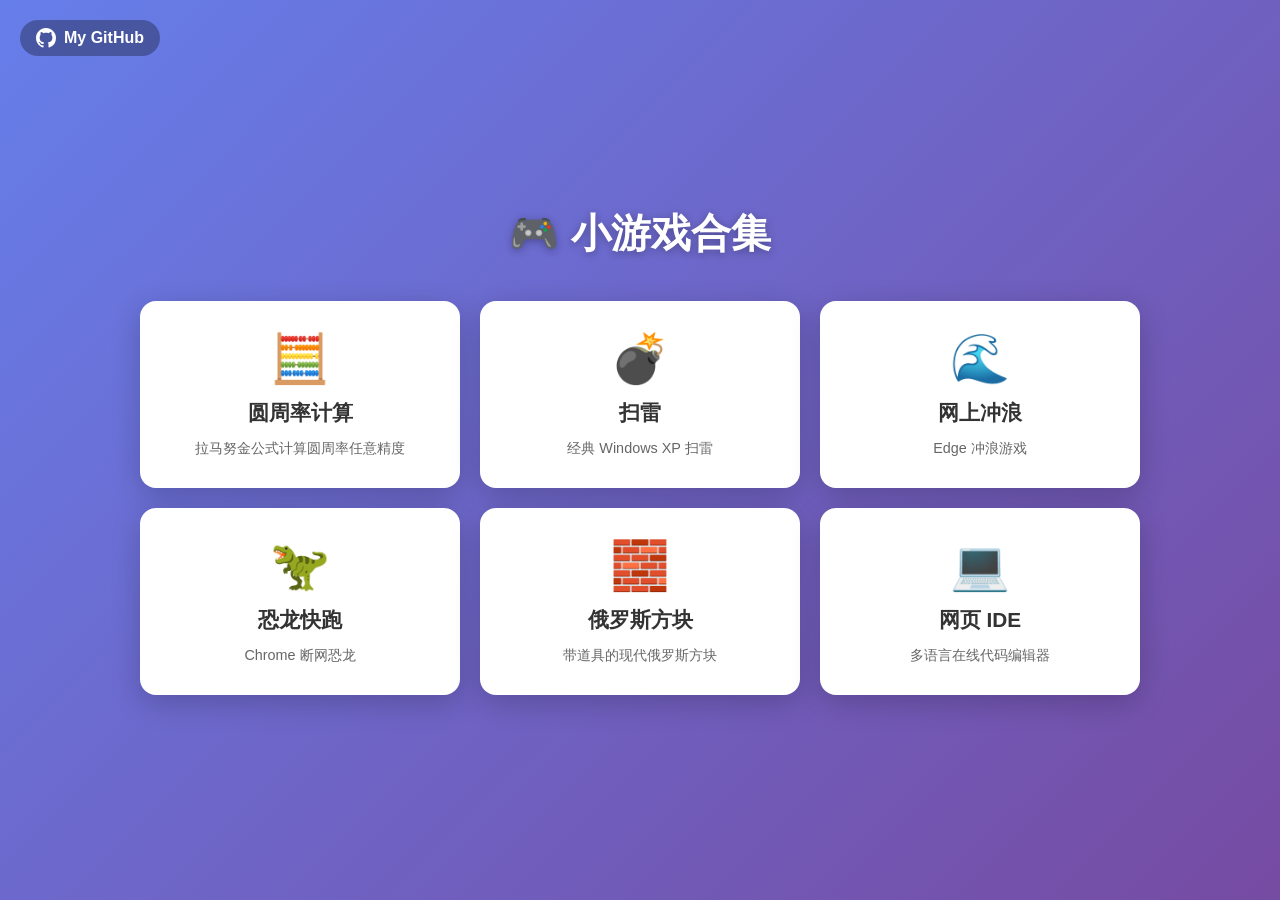
<file: docs/index.html>
<!DOCTYPE html>
<html lang="zh-CN">
<head>
    <meta charset="UTF-8">
    <meta name="viewport" content="width=device-width, initial-scale=1.0">
    <title>小游戏合集</title>
    <style>
        * { margin: 0; padding: 0; box-sizing: border-box; }
        body {
            font-family: 'Segoe UI', Tahoma, Geneva, Verdana, sans-serif;
            background: linear-gradient(135deg, #667eea 0%, #764ba2 100%);
            min-height: 100vh;
            display: flex;
            flex-direction: column;
            justify-content: center;
            align-items: center;
            padding: 20px;
        }
        h1 {
            color: white;
            margin-bottom: 40px;
            font-size: 2.5em;
            text-shadow: 0 2px 8px rgba(0,0,0,0.3);
        }
        .grid {
            display: grid;
            grid-template-columns: repeat(auto-fit, minmax(240px, 1fr));
            gap: 20px;
            max-width: 1000px;
            width: 100%;
        }
        .card {
            background: white;
            border-radius: 16px;
            padding: 30px 20px;
            text-decoration: none;
            color: #333;
            text-align: center;
            box-shadow: 0 8px 30px rgba(0,0,0,0.2);
            transition: transform 0.2s ease, box-shadow 0.2s ease;
            display: flex;
            flex-direction: column;
            align-items: center;
            gap: 12px;
        }
        .card:hover {
            transform: translateY(-6px);
            box-shadow: 0 12px 40px rgba(0,0,0,0.3);
        }
        .icon { font-size: 3em; }
        .name { font-size: 1.3em; font-weight: 700; }
        .desc { font-size: 0.9em; color: #666; }
        .github-link {
            position: fixed;
            top: 20px;
            left: 20px;
            display: flex;
            align-items: center;
            gap: 8px;
            text-decoration: none;
            color: white;
            font-weight: 600;
            padding: 8px 16px;
            background: rgba(0,0,0,0.3);
            border-radius: 30px;
            transition: all 0.2s ease;
        }
        .github-link:hover {
            background: rgba(0,0,0,0.5);
        }
    </style>
</head>
<body>
<a href="https://github.com/S1gn0p" target="_blank" class="github-link">
    <svg height="20" width="20" viewBox="0 0 16 16" fill="currentColor">
        <path d="M8 0C3.58 0 0 3.58 0 8c0 3.54 2.29 6.53 5.47 7.59.4.07.55-.17.55-.38 0-.19-.01-.82-.01-1.49-2.01.37-2.53-.49-2.69-.94-.09-.23-.48-.94-.82-1.13-.28-.15-.68-.52-.01-.53.63-.01 1.08.58 1.23.82.72 1.21 1.87.87 2.33.66.07-.52.28-.87.51-1.07-1.78-.2-3.64-.89-3.64-3.95 0-.87.31-1.59.82-2.15-.08-.2-.36-1.02.08-2.12 0 0 .67-.21 2.2.82.64-.18 1.32-.27 2-.27.68 0 1.36.09 2 .27 1.53-1.04 2.2-.82 2.2-.82.44 1.1.16 1.92.08 2.12.51.56.82 1.27.82 2.15 0 3.07-1.87 3.75-3.65 3.95.29.25.54.73.54 1.48 0 1.07-.01 1.93-.01 2.2 0 .21.15.46.55.38A8.013 8.013 0 0016 8c0-4.42-3.58-8-8-8z"></path>
    </svg>
    My GitHub
</a>
<h1>🎮 小游戏合集</h1>
<div class="grid">
    <a href="js/pi.html" class="card">
        <div class="icon">🧮</div>
        <div class="name">圆周率计算</div>
        <div class="desc">拉马努金公式计算圆周率任意精度</div>
    </a>
    <a href="minesweeper/" class="card">
        <div class="icon">💣</div>
        <div class="name">扫雷</div>
        <div class="desc">经典 Windows XP 扫雷</div>
    </a>
    <a href="surf/" class="card">
        <div class="icon">🌊</div>
        <div class="name">网上冲浪</div>
        <div class="desc">Edge 冲浪游戏</div>
    </a>
    <a href="dino/" class="card">
        <div class="icon">🦖</div>
        <div class="name">恐龙快跑</div>
        <div class="desc">Chrome 断网恐龙</div>
    </a>
    <a href="tetris/" class="card">
        <div class="icon">🧱</div>
        <div class="name">俄罗斯方块</div>
        <div class="desc">带道具的现代俄罗斯方块</div>
    </a>
    <a href="ide/" class="card">
        <div class="icon">💻</div>
        <div class="name">网页 IDE</div>
        <div class="desc">多语言在线代码编辑器</div>
    </a>
</div>
</body>
</html>
</file>
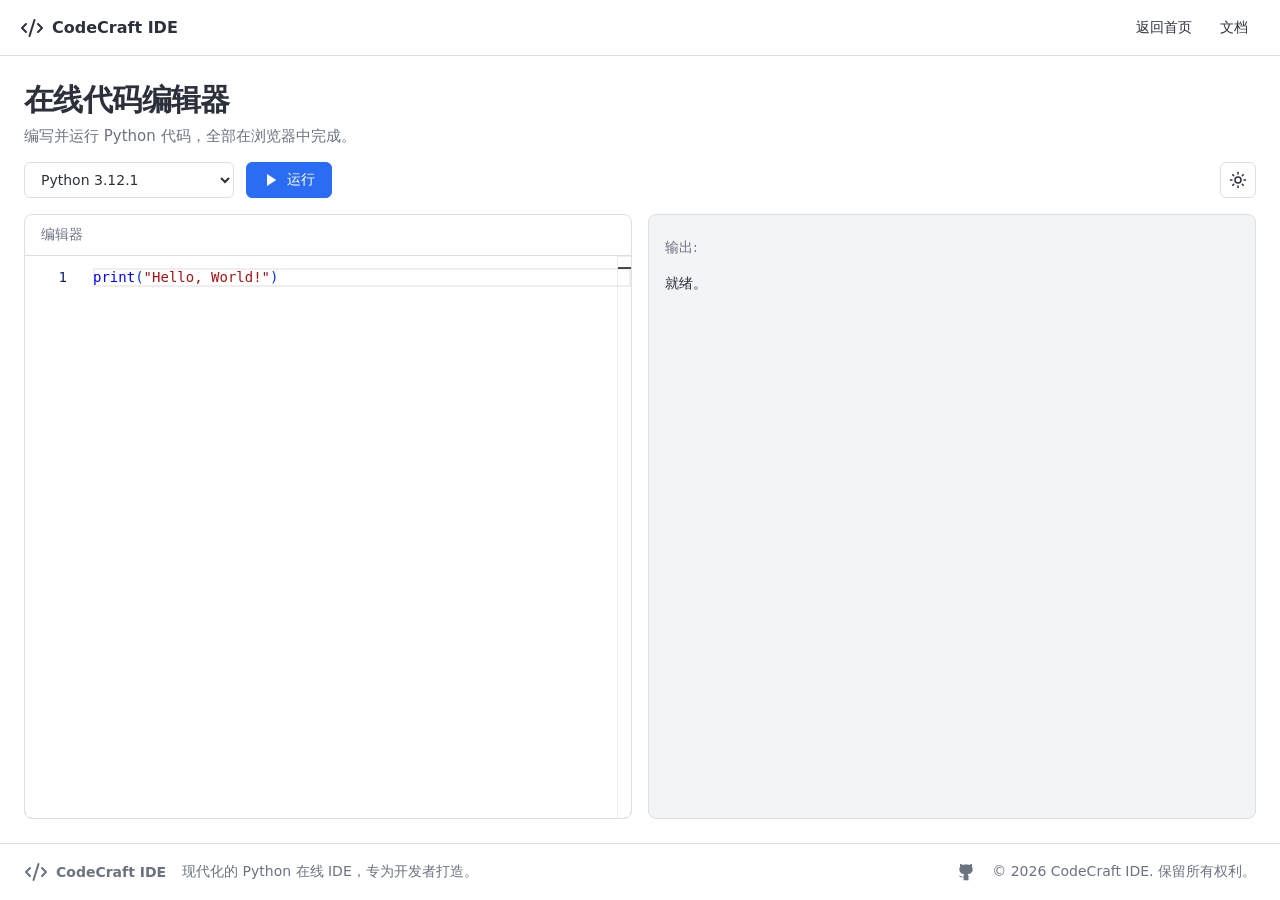
<file: docs/ide/index.html>
<!DOCTYPE html>
<html lang="zh-CN">
<head>
<meta charset="UTF-8">
<meta name="viewport" content="width=device-width, initial-scale=1">
<title>在线代码编辑器</title>
<link rel="stylesheet" href="./monaco-vs/editor/editor.main.css">
<style>
:root{
  --background:0 0% 100%;
  --foreground:220 15% 20%;
  --primary:220 90% 56%;
  --primary-foreground:0 0% 100%;
  --muted:220 15% 96%;
  --muted-foreground:220 9% 46%;
  --border:220 13% 88%;
}
html.dark{
  --background:220 15% 10%;
  --foreground:0 0% 100%;
  --primary:220 90% 56%;
  --primary-foreground:0 0% 100%;
  --muted:220 15% 17%;
  --muted-foreground:220 9% 65%;
  --border:220 13% 25%;
}
*{margin:0;padding:0;box-sizing:border-box}
body{
  font-family:system-ui,-apple-system,"Segoe UI",Roboto,sans-serif;
  background:hsl(var(--background));
  color:hsl(var(--foreground));
  height:100vh;display:flex;flex-direction:column;overflow:hidden;
}
header{
  height:56px;flex-shrink:0;display:flex;align-items:center;
  padding:0 20px;border-bottom:1px solid hsl(var(--border));
}
.brand{display:flex;align-items:center;gap:8px;font-weight:700;font-size:16px}
.brand svg{width:24px;height:24px}
.spacer{flex:1}
.headlink{
  font-size:14px;font-weight:500;color:hsl(var(--foreground));
  text-decoration:none;padding:6px 12px;border-radius:6px;
}
.headlink:hover{background:hsl(var(--muted))}
main{flex:1;display:flex;flex-direction:column;padding:24px;gap:16px;min-height:0}
h1{font-size:30px;font-weight:700;letter-spacing:-.02em}
.sub{color:hsl(var(--muted-foreground));font-size:15px;margin-top:6px}
.bar{display:flex;align-items:center;gap:12px}
select{
  height:36px;padding:0 12px;font-size:14px;font-family:inherit;
  color:hsl(var(--foreground));background:transparent;
  border:1px solid hsl(var(--border));border-radius:6px;
  cursor:pointer;min-width:210px;
}
.btn{
  height:36px;display:inline-flex;align-items:center;gap:8px;
  padding:0 16px;font-size:14px;font-weight:500;font-family:inherit;
  color:hsl(var(--foreground));background:transparent;
  border:1px solid hsl(var(--border));border-radius:6px;cursor:pointer;
}
.btn:hover{background:hsl(var(--muted))}
.btn svg{width:16px;height:16px}
.run{color:hsl(var(--primary-foreground));background:hsl(var(--primary));border-color:hsl(var(--primary))}
.run:hover{background:hsl(var(--primary)/.9)}
.iconbtn{
  width:36px;height:36px;display:inline-flex;align-items:center;
  justify-content:center;padding:0;color:hsl(var(--foreground));
  background:transparent;border:1px solid hsl(var(--border));
  border-radius:6px;cursor:pointer;
}
.iconbtn:hover{background:hsl(var(--muted))}
.iconbtn svg{width:18px;height:18px}
.moon{display:none}
html.dark .sun{display:none}
html.dark .moon{display:block}
.panes{flex:1;display:grid;grid-template-columns:1fr 1fr;gap:16px;min-height:0}
.pane{
  border:1px solid hsl(var(--border));border-radius:8px;
  overflow:hidden;display:flex;flex-direction:column;min-height:0;
  position:relative;
}
.pane.out{background:hsl(var(--muted));padding:16px}
.pane h2{
  font-size:14px;font-weight:400;color:hsl(var(--muted-foreground));
  height:41px;display:flex;align-items:center;flex-shrink:0;
  padding:0 16px;border-bottom:1px solid hsl(var(--border));
}
.pane.out h2{padding:0 0 8px;border:none}
#editor{position:absolute;top:41px;left:0;right:0;bottom:0}
#boot{
  height:100%;display:flex;align-items:center;justify-content:center;
  color:hsl(var(--muted-foreground));font-size:14px;padding:20px;text-align:center;
}
#out{
  flex:1;margin:0;font-family:ui-monospace,Menlo,Consolas,monospace;
  font-size:14px;line-height:1.6;white-space:pre-wrap;word-break:break-word;
  overflow:auto;
}
#out .err{color:#ef4444}
#out .dim{color:hsl(var(--muted-foreground))}
footer{
  flex-shrink:0;border-top:1px solid hsl(var(--border));padding:16px 24px;
  display:flex;align-items:center;gap:16px;font-size:14px;
  color:hsl(var(--muted-foreground));
}
footer a{color:hsl(var(--muted-foreground));text-decoration:none;display:flex}
footer svg{width:20px;height:20px}
</style>
</head>
<body>

<header>
  <div class="brand">
    <svg viewBox="0 0 24 24" fill="none" stroke="currentColor" stroke-width="2" stroke-linecap="round" stroke-linejoin="round">
      <path d="m18 16 4-4-4-4"/><path d="m6 8-4 4 4 4"/><path d="m14.5 4-5 16"/>
    </svg>
    <span>CodeCraft IDE</span>
  </div>
  <div class="spacer"></div>
  <nav style="display:flex;gap:4px">
    <a class="headlink" href="../index.html">返回首页</a>
    <a class="headlink" href="./docs.html">文档</a>
  </nav>
</header>

<main>
  <div>
    <h1>在线代码编辑器</h1>
    <p class="sub">编写并运行 Python 代码，全部在浏览器中完成。</p>
  </div>

  <div class="bar">
    <select id="ver">
      <option value="3.12.1">Python 3.12.1</option>
      <option value="other">其他版本（暂不支持）</option>
    </select>
    <button class="btn run" id="run">
      <svg viewBox="0 0 24 24" fill="currentColor"><polygon points="6 3 20 12 6 21 6 3"/></svg>
      运行
    </button>
    <div class="spacer"></div>
    <button class="iconbtn" id="theme" title="切换主题">
      <svg class="sun" viewBox="0 0 24 24" fill="none" stroke="currentColor" stroke-width="2" stroke-linecap="round">
        <circle cx="12" cy="12" r="4"/><path d="M12 2v2"/><path d="M12 20v2"/>
        <path d="m4.93 4.93 1.41 1.41"/><path d="m17.66 17.66 1.41 1.41"/>
        <path d="M2 12h2"/><path d="M20 12h2"/>
        <path d="m6.34 17.66-1.41 1.41"/><path d="m19.07 4.93-1.41 1.41"/>
      </svg>
      <svg class="moon" viewBox="0 0 24 24" fill="none" stroke="currentColor" stroke-width="2" stroke-linecap="round" stroke-linejoin="round">
        <path d="M12 3a6 6 0 0 0 9 9 9 9 0 1 1-9-9Z"/>
      </svg>
    </button>
  </div>

<div class="panes">
    <div class="pane">
      <h2>编辑器</h2>
      <div id="editor"><div id="boot">正在加载编辑器…</div></div>
    </div>
    <div class="pane out">
      <h2>输出:</h2>
      <pre id="out">就绪。</pre>
    </div>
  </div>
</main>

<footer>
  <div class="brand" style="font-size:14px">
    <svg viewBox="0 0 24 24" fill="none" stroke="currentColor" stroke-width="2" stroke-linecap="round" stroke-linejoin="round">
      <path d="m18 16 4-4-4-4"/><path d="m6 8-4 4 4 4"/><path d="m14.5 4-5 16"/>
    </svg>
    <span>CodeCraft IDE</span>
  </div>
  <span>现代化的 Python 在线 IDE，专为开发者打造。</span>
  <div class="spacer"></div>
  <a href="https://github.com" target="_blank" rel="noreferrer" title="GitHub">
    <svg viewBox="0 0 24 24" fill="currentColor">
      <path d="M15 22v-4a4.8 4.8 0 0 0-1-3.5c3 0 6-2 6-5.5.08-1.25-.27-2.48-1-3.5.28-1.15.28-2.35 0-3.5 0 0-1 0-3 1.5-2.64-.5-5.36-.5-8 0C6 2 5 2 5 2c-.3 1.15-.3 2.35 0 3.5A5.403 5.403 0 0 0 4 9c0 3.5 3 5.5 6 5.5-.39.49-.68 1.05-.85 1.65-.17.6-.22 1.23-.15 1.85v4"/>
      <path d="M9 18c-4.51 2-5-2-7-2"/>
    </svg>
  </a>
  <span>© <span id="year"></span> CodeCraft IDE. 保留所有权利。</span>
</footer>

<script src="./pyodide/pyodide.js"></script>
<script src="./monaco-vs/loader.js"></script>
<script>
const out = document.getElementById('out');
const put = (t, cls) => {
  const s = document.createElement('span');
  if (cls) s.className = cls;
  s.textContent = t;
  out.appendChild(s);
};

let py = null, busy = false, editor = null;

if (localStorage.theme === 'dark' ||
    (!localStorage.theme && matchMedia('(prefers-color-scheme: dark)').matches))
  document.documentElement.classList.add('dark');

async function boot() {
  if (py) return;
  put('正在加载 Python 运行时（首次约需 14MB）...\n', 'dim');
  py = await loadPyodide({
    indexURL: location.pathname.replace(/\/[^/]*$/, '/') + 'pyodide/'
  });
  py.setStdout({ batched: t => put(t) });
  py.setStderr({ batched: t => put(t, 'err') });
  put('Python ' + py.runPython('import sys; sys.version.split()[0]') + ' 就绪。\n', 'dim');
}

document.getElementById('run').onclick = async () => {
  if (busy) return;
  busy = true;
  out.textContent = '';
  try {
    await boot();
    put('\n');
    await py.runPythonAsync(editor.getValue());
  } catch (e) {
    put(String(e.message || e) + '\n', 'err');
  } finally {
    busy = false;
  }
};

const base = location.pathname.replace(/\/[^/]*$/, '/') + 'monaco-vs/';
require.config({ paths: { vs: base } });
require(['vs/editor/editor.main'], function () {
  const monaco = window.monaco;
  try {
    monaco.editor.defineTheme('cc', {
      base: 'vs', inherit: true, rules: [],
      colors: { 'editor.background': '#ffffff' }
    });
    monaco.editor.defineTheme('cc-dark', {
      base: 'vs-dark', inherit: true, rules: [],
      colors: { 'editor.background': '#171719' }
    });
    editor = monaco.editor.create(document.getElementById('editor'), {
      value: 'print("Hello, World!")',
      language: 'python',
      theme: document.documentElement.classList.contains('dark') ? 'cc-dark' : 'cc',
      fontSize: 14,
      minimap: { enabled: false },
      scrollBeyondLastLine: false,
      automaticLayout: true,
      padding: { top: 12 }
    });
    const b = document.getElementById('boot');
    if (b) b.remove();
  } catch (err) {
    const b = document.getElementById('boot');
    if (b) b.textContent = '编辑器初始化失败：' + err.message;
  }
}, function (e) {
  const b = document.getElementById('boot');
  if (b) b.textContent = '编辑器加载失败：' + (e && e.message ? e.message : e);
});

document.getElementById('theme').onclick = () => {
  const d = document.documentElement.classList.toggle('dark');
  localStorage.theme = d ? 'dark' : 'light';
  if (window.monaco) {
    window.monaco.editor.setTheme(d ? 'cc-dark' : 'cc');
  }
};
document.getElementById('year').textContent = new Date().getFullYear();
</script>
</body>
</html>
</file>
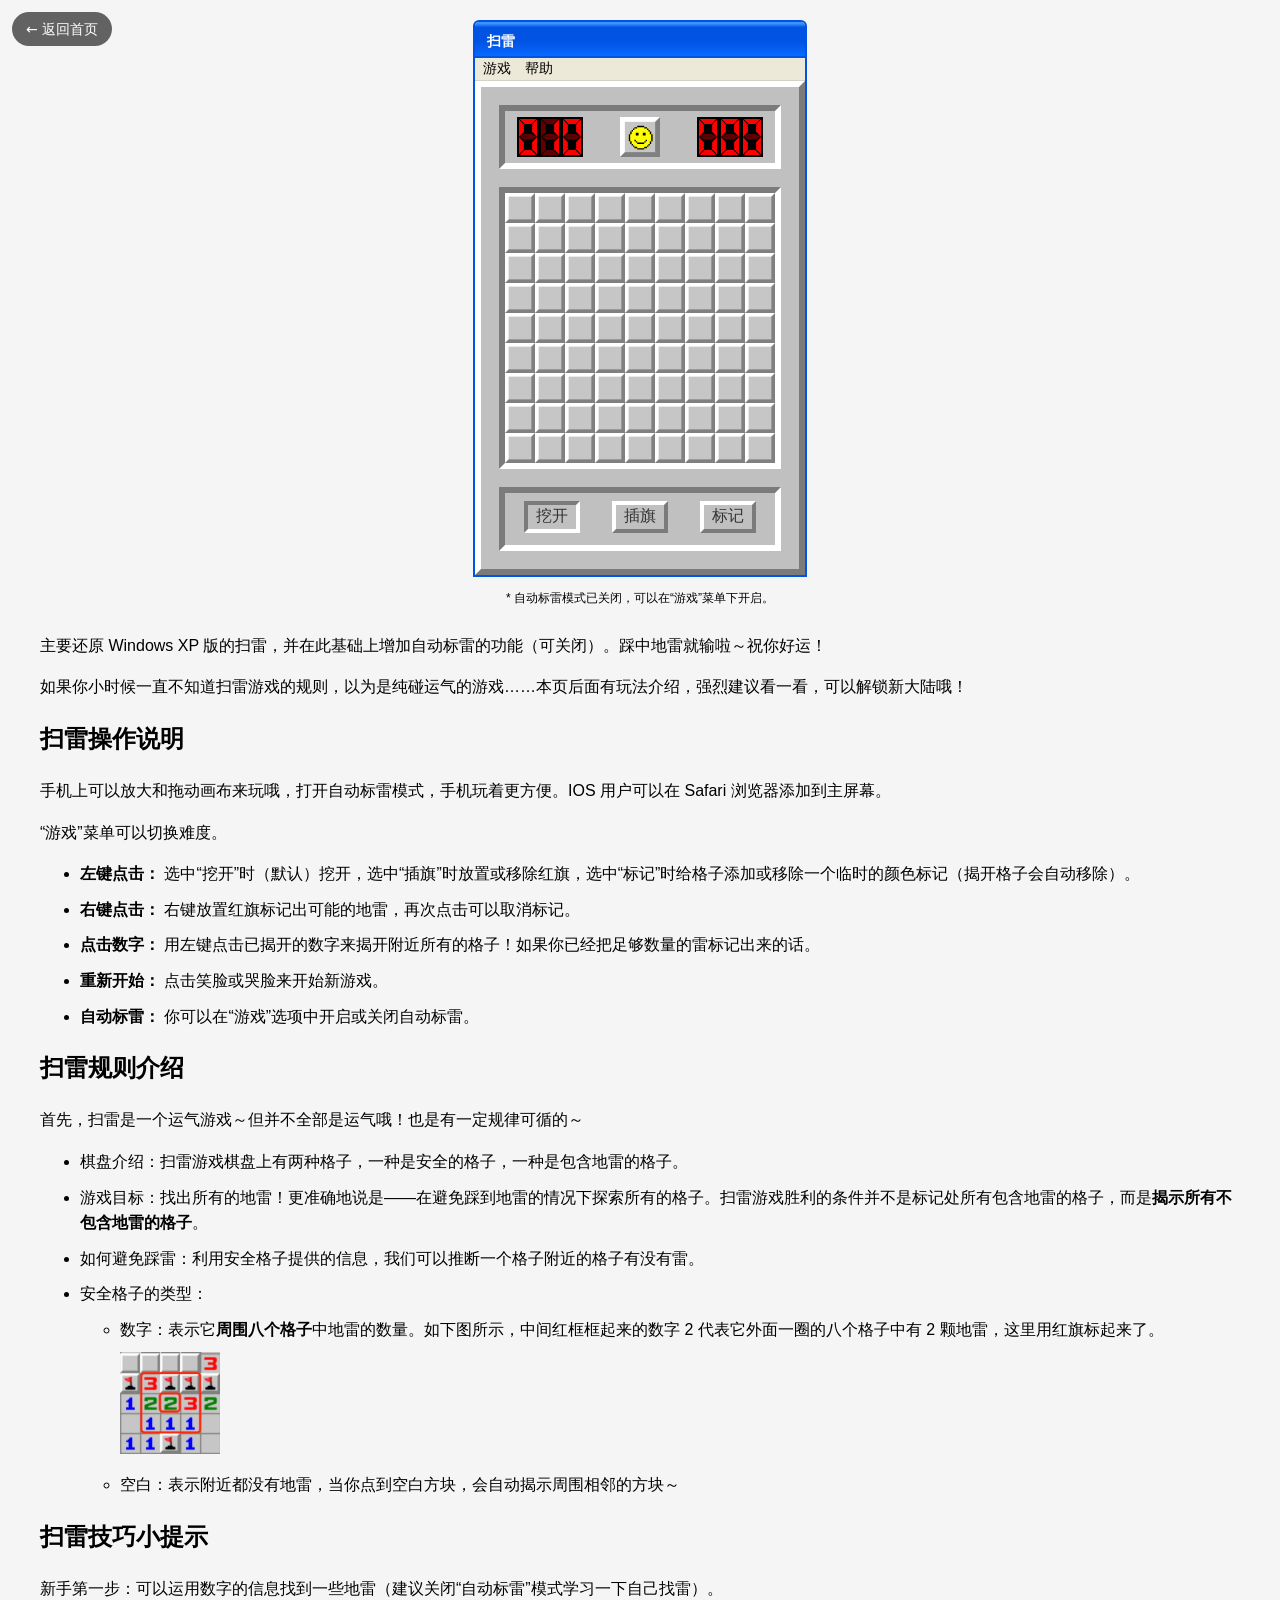
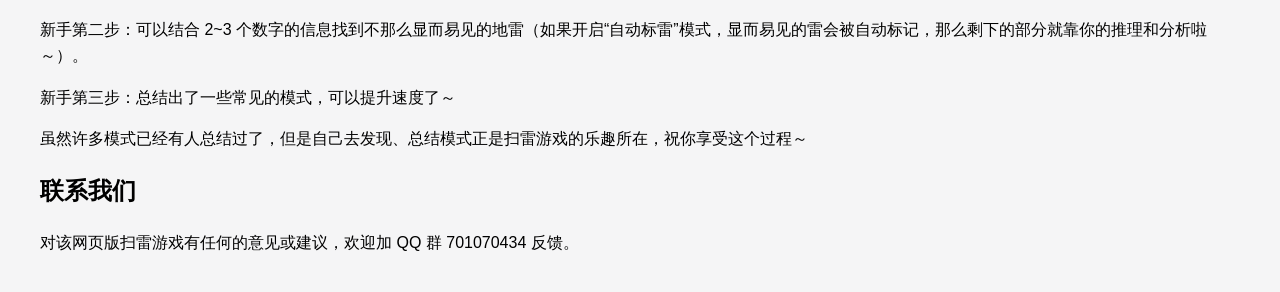
<file: docs/minesweeper/index.html>
<!DOCTYPE html>
<html lang="zh">

<head>
    <meta charset="UTF-8">
    <meta name="viewport" content="width=device-width, initial-scale=1.0">
    <title>扫雷游戏 - 经典小游戏网页版</title>
    <meta name="description" content="网页版扫雷游戏，还原经典的 Window XP 版扫雷，电脑和手机直接打开就能在线玩扫雷，不用下载安装APP。">
    <meta name="keywords" content="扫雷游戏, 扫雷手机版，扫雷在线玩, 扫雷网页版, 经典游戏, 益智游戏">
    <link rel="shortcut icon" href="assets/mine-D89EQUQW.svg" type="image/x-icon">
    <link ref="canonical" href="https://minesweeperplay.online">
    <link ref="alternate" href="https://minesweeperplay.online/en" hreflang="en">
  <script type="module" crossorigin src="assets/main-D9cnRcTs.js"></script>
  <link rel="stylesheet" crossorigin href="assets/main-DfljxXZ-.css">
</head>

<body style="overscroll-behavior: none;">
<a href="../index.html" class="back-home" style="position:fixed;top:12px;left:12px;z-index:99999;background:rgba(0,0,0,.6);color:#fff;text-decoration:none;padding:6px 14px;border-radius:20px;font-size:14px;font-family:system-ui,sans-serif;backdrop-filter:blur(4px);transition:background .2s">← 返回首页</a>

  <main>
    <div class="container">
      <!-- <div class="update-banner">
        开发者留言：本网站正式升级为“快乐屋”，后续会增加更多好玩的小游戏！扫雷游戏不会改变，请放心游玩~<button onclick="document.querySelector('.update-banner').style.display = 'none';">关闭</button>
      </div> -->
      <!-- <div class="game-card"> -->
        <div class="game-window">
            <h1 class="window-title-bar">
                扫雷
            </h1>
            <div class="menu">
                <button id="menu-btn-game">游戏</button>
                <div class="menu-popup menu-popup-game">
                    <button id="start-btn">开局（F2）</button>
                    <hr />
                    <button id="beginner-btn">初级</button>
                    <button id="intermediate-btn">中级</button>
                    <button id="expert-btn">高级</button>
                    <button id="custom-btn">自定义...</button>
                    <hr />
                    <button id="autoflag-btn">关闭自动标雷</button>
                    <hr />
                    <button id="stats-btn">扫雷统计信息...</button>
                </div>
                <a class="plain-link" href="#help"><button>帮助</button></a>
            </div>
            <canvas id="game" width="330" height="494"></canvas>
        </div>
        <div class="game-window-anno">
            <p id="game-tips">* 自动标雷模式已开启，可以在“游戏”菜单下关闭。</p>
        </div>
        <div>
            <p>主要还原 Windows XP 版的扫雷，并在此基础上增加自动标雷的功能（可关闭）。踩中地雷就输啦～祝你好运！</p>
            <p>如果你小时候一直不知道扫雷游戏的规则，以为是纯碰运气的游戏……本页后面有玩法介绍，强烈建议看一看，可以解锁新大陆哦！</p>
            <section id="leaderboard">
            </section>
            <h2 id="help">扫雷操作说明</h2>
            <p>手机上可以放大和拖动画布来玩哦，打开自动标雷模式，手机玩着更方便。IOS 用户可以在 Safari 浏览器添加到主屏幕。</p>
            <p>“游戏”菜单可以切换难度。</p>
            <ul>
                <li><strong>左键点击：</strong> 选中“挖开”时（默认）挖开，选中“插旗”时放置或移除红旗，选中“标记”时给格子添加或移除一个临时的颜色标记（揭开格子会自动移除）。</li>
                <li><strong>右键点击：</strong> 右键放置红旗标记出可能的地雷，再次点击可以取消标记。</li>
                <li><strong>点击数字：</strong> 用左键点击已揭开的数字来揭开附近所有的格子！如果你已经把足够数量的雷标记出来的话。</li>
                <li><strong>重新开始：</strong> 点击笑脸或哭脸来开始新游戏。</li>
                <li><strong>自动标雷：</strong> 你可以在“游戏”选项中开启或关闭自动标雷。</li>
            </ul>
            <h2>扫雷规则介绍</h2>
            <p>首先，扫雷是一个运气游戏～但并不全部是运气哦！也是有一定规律可循的～</p>
            <ul>
                <li>棋盘介绍：扫雷游戏棋盘上有两种格子，一种是安全的格子，一种是包含地雷的格子。</li>
                <li>游戏目标：找出所有的地雷！更准确地说是——在避免踩到地雷的情况下探索所有的格子。扫雷游戏胜利的条件并不是标记处所有包含地雷的格子，而是<strong>揭示所有不包含地雷的格子</strong>。</li>
                <li>如何避免踩雷：利用安全格子提供的信息，我们可以推断一个格子附近的格子有没有雷。</li>
                <li>安全格子的类型：
                    <ul>
                        <li>数字：表示它<strong>周围八个格子</strong>中地雷的数量。如下图所示，中间红框框起来的数字 2 代表它外面一圈的八个格子中有 2 颗地雷，这里用红旗标起来了。</li>
                        <img loading="lazy" src="assets/rule-number-neighbor-BnYpKqdY.jpg" alt="数字周围八个格子的示意图" width="100" height="102" />
                        <li>空白：表示附近都没有地雷，当你点到空白方块，会自动揭示周围相邻的方块～</li>
                    </ul>
                </li>
            </ul>
            <h2>扫雷技巧小提示</h2>
            <p>新手第一步：可以运用数字的信息找到一些地雷（建议关闭“自动标雷”模式学习一下自己找雷）。</p>
            <p>新手第二步：可以结合 2~3 个数字的信息找到不那么显而易见的地雷（如果开启“自动标雷”模式，显而易见的雷会被自动标记，那么剩下的部分就靠你的推理和分析啦～）。</p>
            <p>新手第三步：总结出了一些常见的模式，可以提升速度了～</p>
            <p>虽然许多模式已经有人总结过了，但是自己去发现、总结模式正是扫雷游戏的乐趣所在，祝你享受这个过程～</p>
            <!-- <h2>更多文章</h2>
            <p>
                <a href="articles/minesweeper-np-completeness.html">扫雷和 NP 完全问题：一种游戏背后的数学之谜</a>
            </p> -->
            <h2>联系我们</h2>
            <p>对该网页版扫雷游戏有任何的意见或建议，欢迎加 QQ 群 701070434 反馈。</p>
        </div>
      <!-- </div> -->
    </div>
  </main>
</body>

</html>
</file>
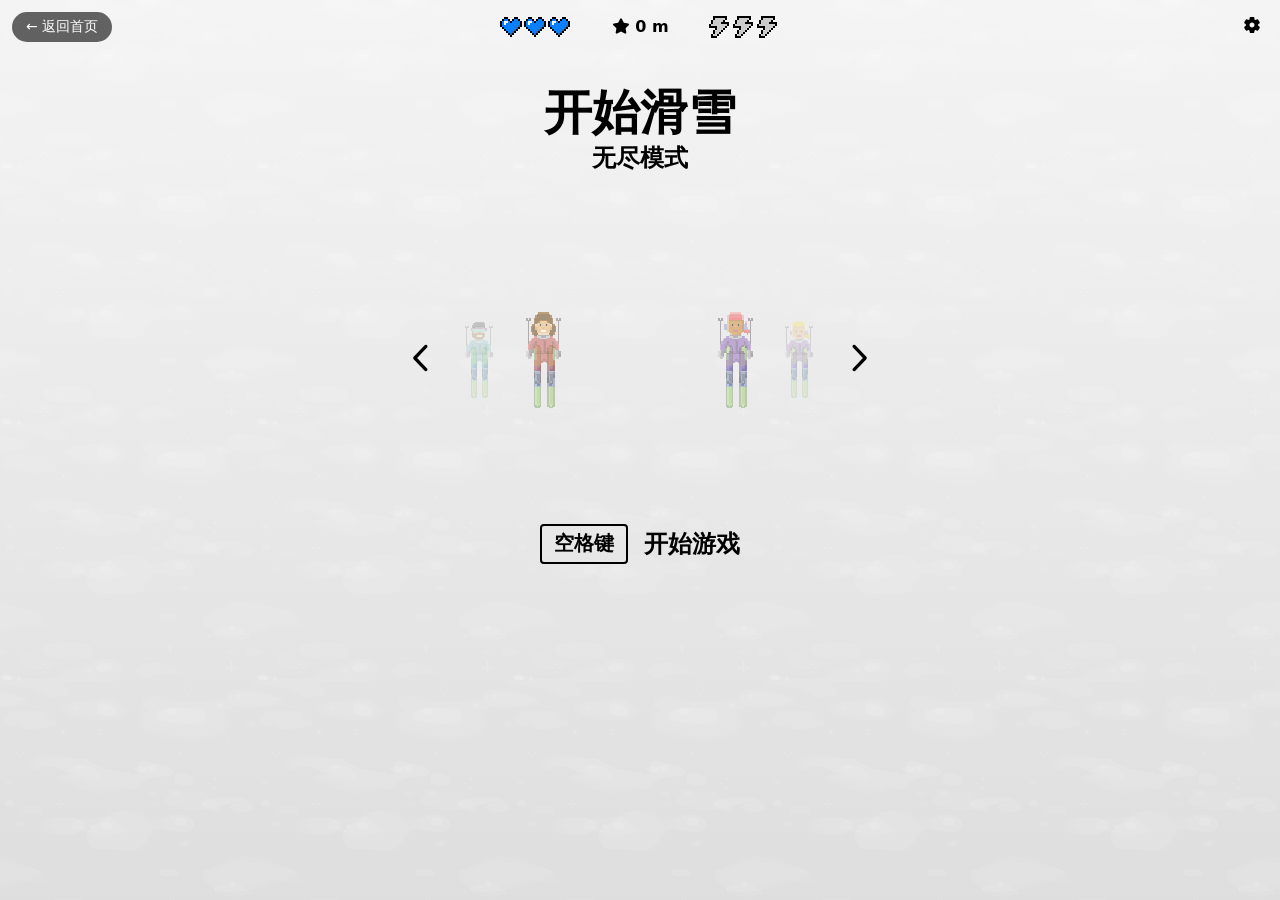
<file: docs/surf/index.html>
<!-- Copyright (C) Microsoft Corporation. All rights reserved.
 Use of this source code is governed by a BSD-style license that can be
 found in the LICENSE file. -->

<!DOCTYPE html>
<!-- saved from url=edge://surf/ -->
<html dir="ltr" lang="en">
  <head>
    <meta charset="utf-8">
    <meta name="viewport" content="width=device-width, initial-scale=1.0">
    <link rel="apple-touch-icon" sizes="57x57" href="resources/icons/apple-icon-57x57.png">
    <link rel="apple-touch-icon" sizes="60x60" href="resources/icons/apple-icon-60x60.png">
    <link rel="apple-touch-icon" sizes="72x72" href="resources/icons/apple-icon-72x72.png">
    <link rel="apple-touch-icon" sizes="76x76" href="resources/icons/apple-icon-76x76.png">
    <link rel="apple-touch-icon" sizes="114x114" href="resources/icons/apple-icon-114x114.png">
    <link rel="apple-touch-icon" sizes="120x120" href="resources/icons/apple-icon-120x120.png">
    <link rel="apple-touch-icon" sizes="144x144" href="resources/icons/apple-icon-144x144.png">
    <link rel="apple-touch-icon" sizes="152x152" href="resources/icons/apple-icon-152x152.png">
    <link rel="apple-touch-icon" sizes="180x180" href="resources/icons/apple-icon-180x180.png">
    <link rel="icon" type="image/png" sizes="192x192"  href="resources/icons/android-icon-192x192.png">
    <link rel="icon" type="image/svg+xml" href="resources/icons/favicon.svg">
    <link rel="manifest" href="manifest.json">
    <meta name="msapplication-TileColor" content="#ffffff">
    <meta name="msapplication-TileImage" content="resources/icons/ms-icon-144x144.png">
    <meta name="theme-color" content="#ffffff">
    <script src="resources/js/base-error-reporting.js"></script>
    <script src="resources/js/surf-error-reporting.js"></script>
    <script src="resources/js/assert.js"></script>
    <script src="resources/js/promise_resolver.js"></script>
    <script src="resources/js/cr.js"></script>
    <script src="resources/js/parse_html_subset.js"></script>
    <script src="resources/js/load_time_data.js"></script>
    <script src="resources/js/util.js"></script>
    <script src="resources/js/strings.js"></script>
    <link href="resources/css/interface.css" rel="stylesheet" media="all"/>
  </head>
    <body>
<a href="../index.html" class="back-home" style="position:fixed;top:12px;left:12px;z-index:99999;background:rgba(0,0,0,.6);color:#fff;text-decoration:none;padding:6px 14px;border-radius:20px;font-size:14px;font-family:system-ui,sans-serif;backdrop-filter:blur(4px);transition:background .2s">← 返回首页</a>

        <div id="hamburger-container"></div>
        <div id="modal-root"></div>
        <script defer="defer" src="resources/js/lib_react.chunk.js"></script>
        <script defer="defer" src="resources/js/lib_common.chunk.js"></script>
        <script defer="defer" src="resources/js/surf.bundle.js"></script>
    </body>
</html>
</file>
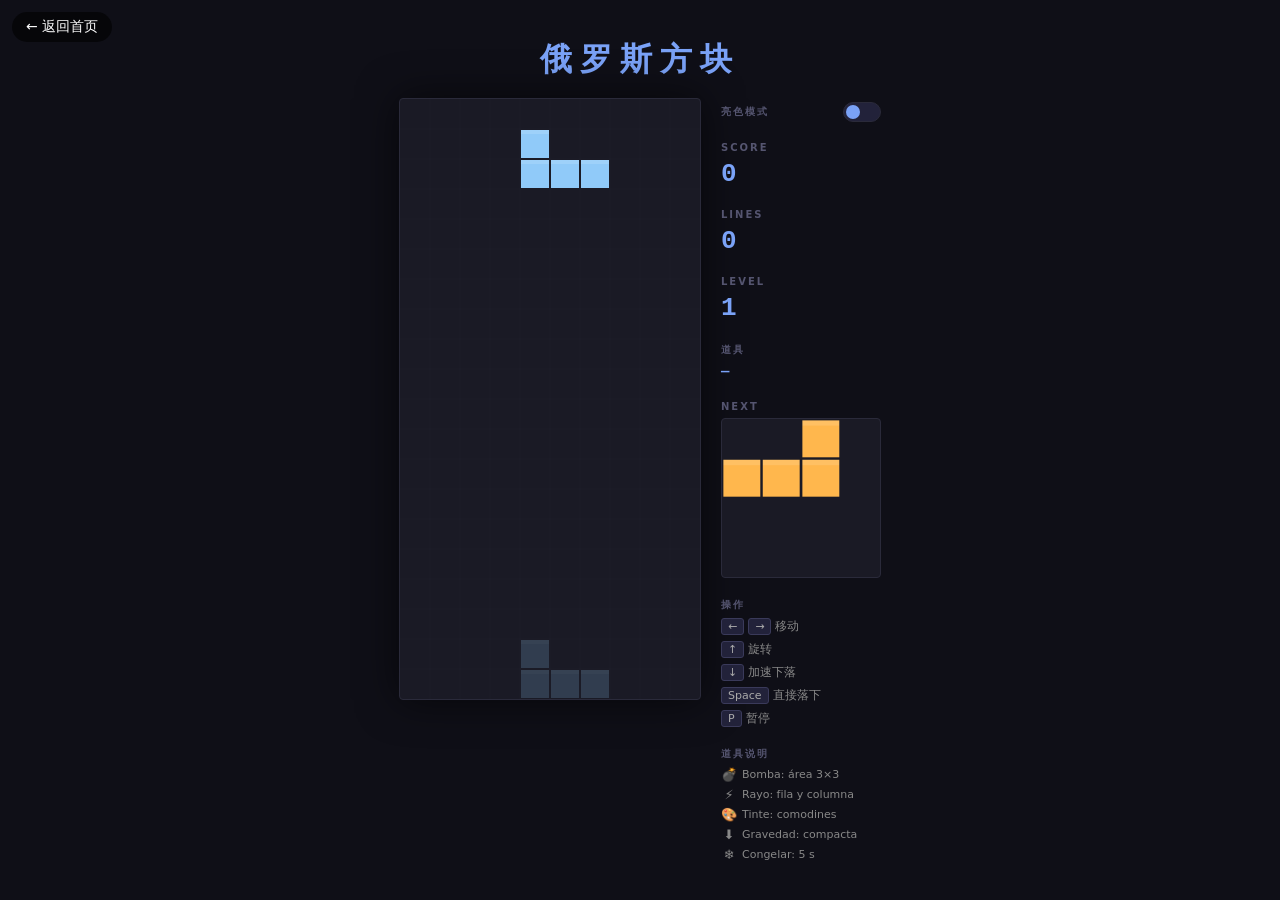
<file: docs/tetris/index.html>
<!DOCTYPE html>
<html lang="es">
<head>
  <meta charset="UTF-8" />
  <meta name="viewport" content="width=device-width, initial-scale=1.0" />
  <title>Tetris</title>
  <link rel="stylesheet" href="style.css" />
</head>
<body>
  <a href="../index.html" style="position:fixed;top:12px;left:12px;z-index:99999;background:rgba(0,0,0,.6);color:#fff;text-decoration:none;padding:6px 14px;border-radius:20px;font-size:14px;">← 返回首页</a>
  <div class="wrapper">
    <h1 class="game-title">俄罗斯方块</h1>
    <div class="game-container">
      <canvas id="board" width="300" height="600"></canvas>

      <aside class="panel">
        <div class="panel-section theme-toggle-section">
          <span class="label">亮色模式</span>
          <label class="switch">
            <input type="checkbox" id="theme-toggle" aria-label="Alternar modo claro" />
            <span class="slider"></span>
          </label>
        </div>

        <div class="panel-section">
          <span class="label">SCORE</span>
          <span class="value" id="score">0</span>
        </div>
        <div class="panel-section">
          <span class="label">LINES</span>
          <span class="value" id="lines">0</span>
        </div>
        <div class="panel-section">
          <span class="label">LEVEL</span>
          <span class="value" id="level">1</span>
        </div>

        <div class="panel-section">
          <span class="label">道具</span>
          <span class="value power-status" id="power-status">&mdash;</span>
        </div>

        <div class="panel-section">
          <span class="label">NEXT</span>
          <canvas id="next-canvas" width="120" height="120"></canvas>
        </div>

        <div class="panel-section controls">
          <span class="label">操作</span>
          <ul>
            <li><kbd>←</kbd><kbd>→</kbd> 移动</li>
            <li><kbd>↑</kbd> 旋转</li>
            <li><kbd>↓</kbd> 加速下落</li>
            <li><kbd>Space</kbd> 直接落下</li>
            <li><kbd>P</kbd> 暂停</li>
          </ul>
        </div>

        <div class="panel-section legend">
          <span class="label">道具说明</span>
          <ul>
            <li><span class="glyph">&#128163;</span> Bomba: área 3×3</li>
            <li><span class="glyph">&#9889;</span> Rayo: fila y columna</li>
            <li><span class="glyph">&#127912;</span> Tinte: comodines</li>
            <li><span class="glyph">&#11015;</span> Gravedad: compacta</li>
            <li><span class="glyph">&#10052;</span> Congelar: 5 s</li>
          </ul>
        </div>
      </aside>
    </div>

    <div id="overlay" class="overlay hidden">
      <div class="overlay-box">
        <p id="overlay-title">GAME OVER</p>
        <p id="overlay-score"></p>
        <button id="restart-btn">重新开始</button>
      </div>
    </div>
  </div>

  <script src="game.js"></script>
</body>
</html>
</file>
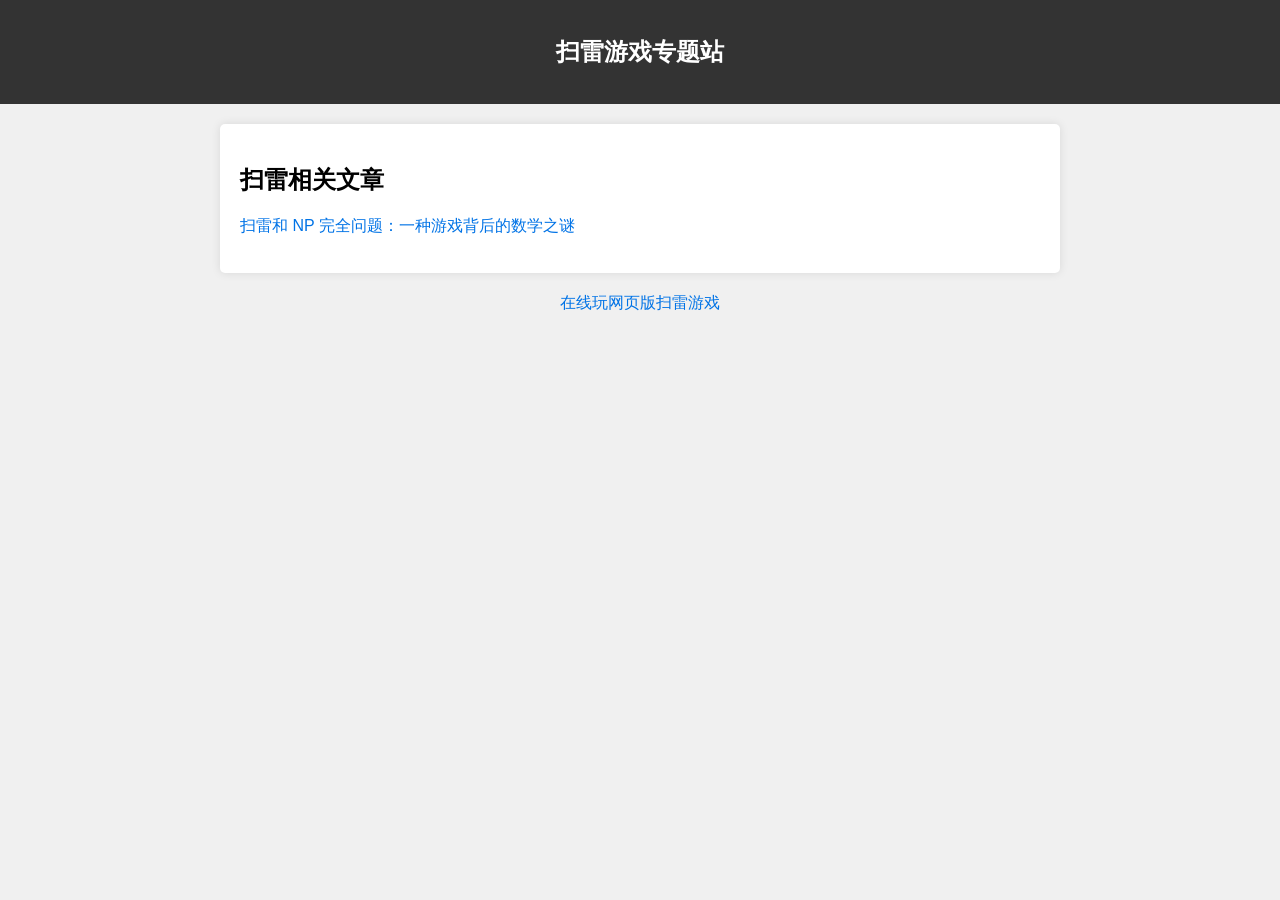
<file: docs/minesweeper/articles/index.html>
<!DOCTYPE html>
<html lang="zh">

<head>
  <meta charset="UTF-8">
  <meta name="viewport" content="width=device-width, initial-scale=1.0">
  <title>扫雷游戏专题站 | 网页版扫雷游戏和攻略</title>
  <meta name="description" content="欢迎来到扫雷游戏专题站，我们提供有关网页版扫雷游戏的详细文章和攻略。想了解如何在扫雷游戏中脱颖而出？请查看我们的扫雷相关文章。立即在线玩扫雷游戏！">
  <meta name="keywords" content="扫雷游戏、网页版扫雷、扫雷攻略、在线扫雷、如何玩好扫雷、扫雷相关文章">
  <link rel="stylesheet" href="articles.css">
  <link rel="shortcut icon" href="/assets/mine.svg" type="image/x-icon">
  <script async src="https://www.googletagmanager.com/gtag/js?id=G-09S7KT68GT"></script>
  <script>
      window.dataLayer = window.dataLayer || [];
      function gtag() { dataLayer.push(arguments); }
      gtag('js', new Date());

      gtag('config', 'G-09S7KT68GT');
  </script>
</head>

<body>
  <header>
    <h1>扫雷游戏专题站</h1>
  </header>
  <main>
    <h2>扫雷相关文章</h2>
    <p>
      <a href="/articles/minesweeper-np-completeness.html">扫雷和 NP 完全问题：一种游戏背后的数学之谜</a>
    </p>
  </main>
  <footer>
    <p>
      <a href="/">在线玩网页版扫雷游戏</a>
    </p>
  </footer>
</body>

</html>
</file>
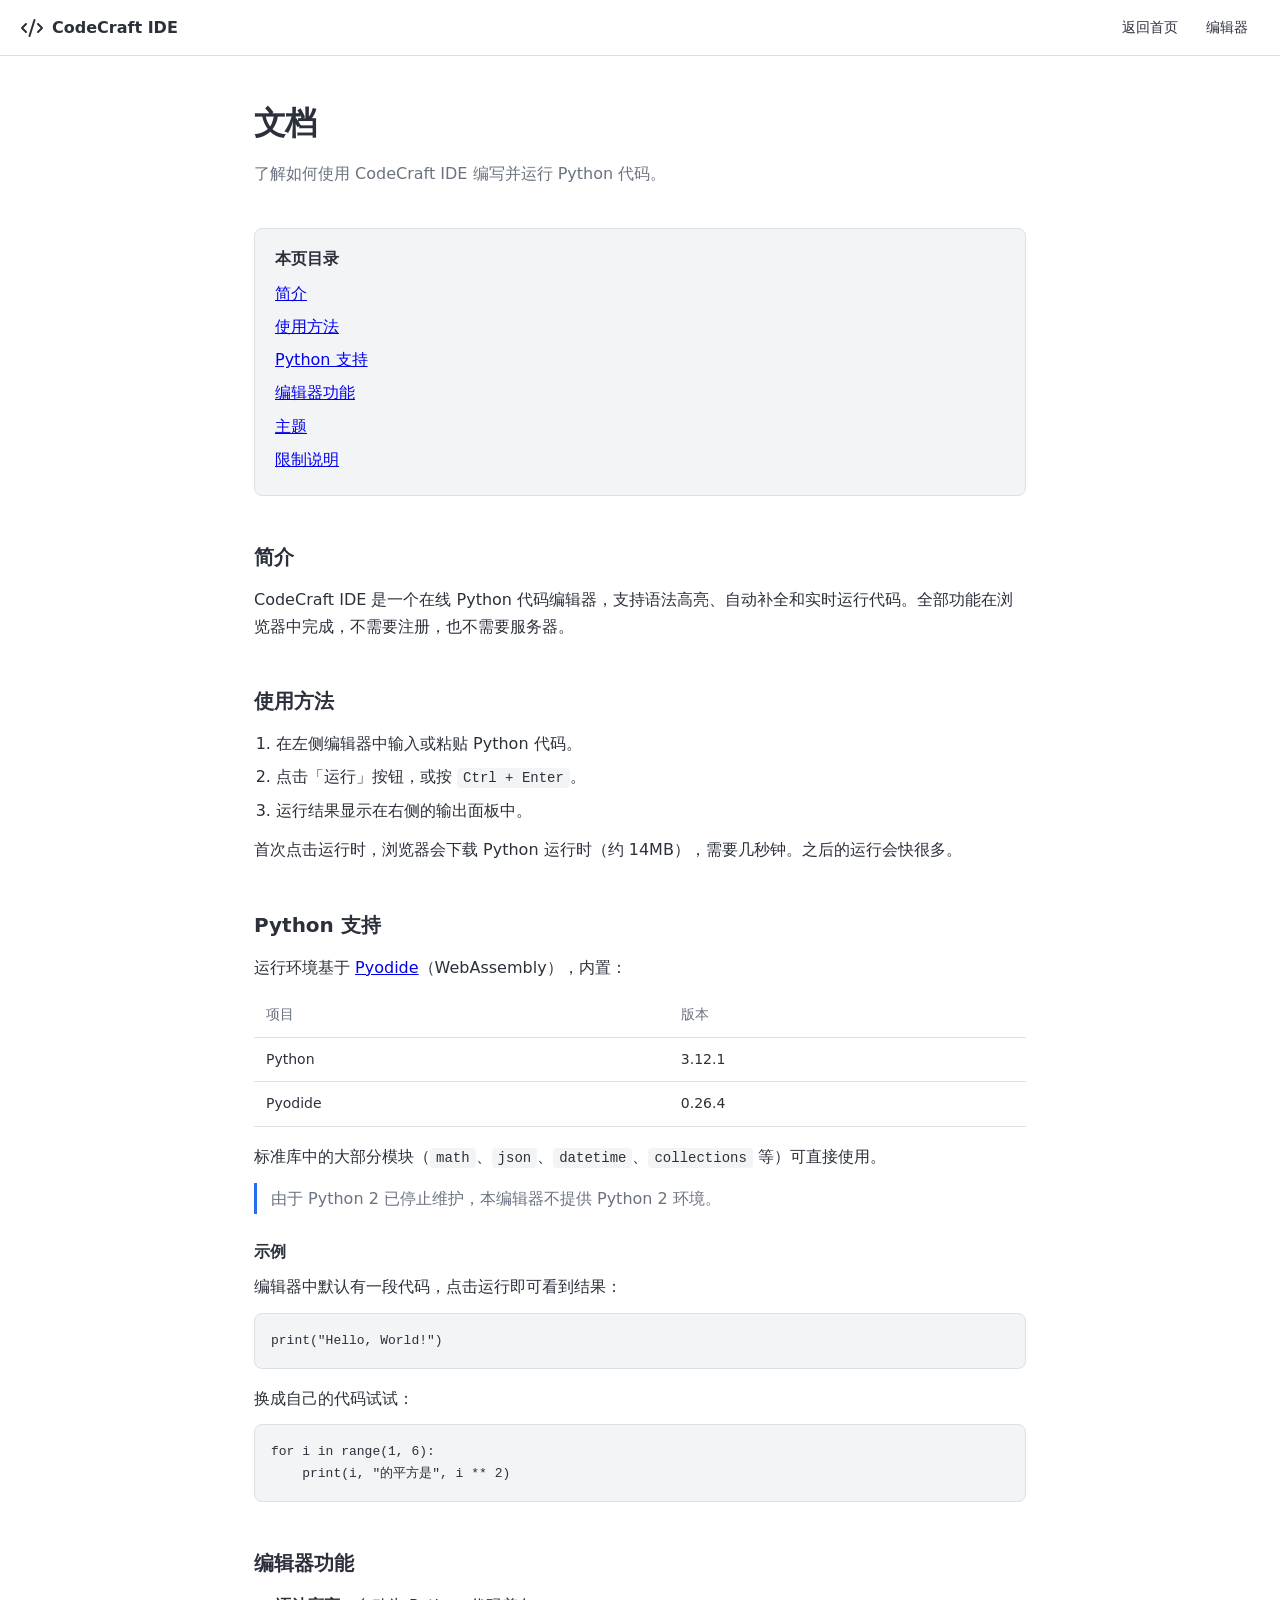
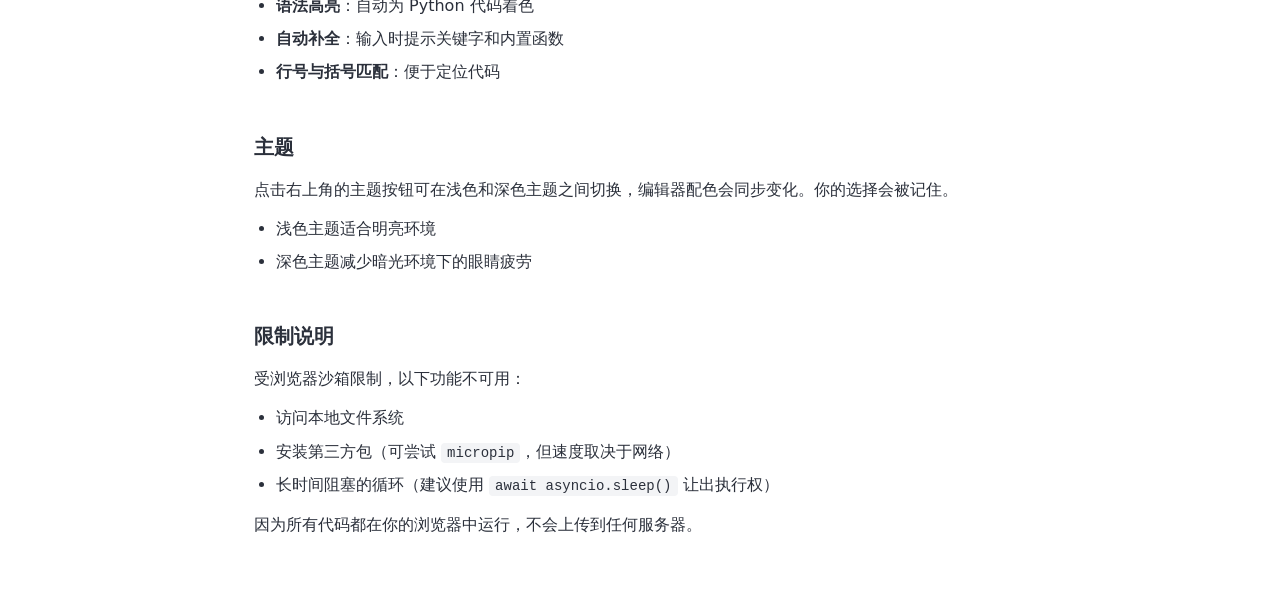
<file: docs/ide/docs.html>
<!DOCTYPE html>
<html lang="zh-CN">
<head>
<meta charset="UTF-8">
<meta name="viewport" content="width=device-width, initial-scale=1">
<title>文档</title>
<style>
:root{--bg:0 0% 100%;--fg:220 15% 20%;--pri:220 90% 56%;--mut:220 15% 96%;--mfg:220 9% 46%;--bor:220 13% 88%}
html.dark{--bg:220 15% 10%;--fg:0 0% 100%;--pri:220 90% 56%;--mut:220 15% 17%;--mfg:220 9% 65%;--bor:220 13% 25%}
*{margin:0;padding:0;box-sizing:border-box}
body{font-family:system-ui,-apple-system,"Segoe UI",Roboto,sans-serif;background:hsl(var(--bg));color:hsl(var(--fg));line-height:1.7}
header{height:56px;display:flex;align-items:center;padding:0 20px;border-bottom:1px solid hsl(var(--bor))}
.brand{display:flex;align-items:center;gap:8px;font-weight:700;font-size:16px}
.brand svg{width:24px;height:24px}
.spacer{flex:1}
.headlink{font-size:14px;font-weight:500;color:hsl(var(--fg));text-decoration:none;padding:6px 12px;border-radius:6px}
.headlink:hover{background:hsl(var(--mut))}
main{max-width:820px;margin:0 auto;padding:40px 24px 64px}
h1{font-size:32px;letter-spacing:-.02em;margin-bottom:10px}
.lead{color:hsl(var(--mfg));margin-bottom:40px}
h2{font-size:20px;margin:36px 0 12px;padding-top:8px}
h3{font-size:16px;margin:24px 0 8px}
p{margin-bottom:12px}
ul,ol{margin:0 0 12px 22px}
li{margin-bottom:6px}
code{font-family:ui-monospace,Menlo,Consolas,monospace;font-size:14px;background:hsl(var(--mut));padding:2px 6px;border-radius:4px}
pre{background:hsl(var(--mut));border:1px solid hsl(var(--bor));border-radius:8px;padding:16px;overflow-x:auto;margin-bottom:16px}
pre code{background:none;padding:0;font-size:13px;line-height:1.6}
table{width:100%;border-collapse:collapse;margin-bottom:16px;font-size:14px}
th,td{text-align:left;padding:10px 12px;border-bottom:1px solid hsl(var(--bor))}
th{color:hsl(var(--mfg));font-weight:500}
nav.toc{background:hsl(var(--mut));border:1px solid hsl(var(--bor));border-radius:8px;padding:16px 20px;margin-bottom:36px}
nav.toc p{font-weight:600;margin-bottom:8px}
.note{border-left:3px solid hsl(var(--pri));padding:2px 0 2px 14px;color:hsl(var(--mfg));margin-bottom:16px}
</style>
</head>
<body>

<header>
  <div class="brand">
    <svg viewBox="0 0 24 24" fill="none" stroke="currentColor" stroke-width="2" stroke-linecap="round" stroke-linejoin="round">
      <path d="m18 16 4-4-4-4"/><path d="m6 8-4 4 4 4"/><path d="m14.5 4-5 16"/>
    </svg>
    <span>CodeCraft IDE</span>
  </div>
  <div class="spacer"></div>
  <nav style="display:flex;gap:4px">
    <a class="headlink" href="../index.html">返回首页</a>
    <a class="headlink" href="./index.html">编辑器</a>
  </nav>
</header>

<main>
  <h1>文档</h1>
  <p class="lead">了解如何使用 CodeCraft IDE 编写并运行 Python 代码。</p>

  <nav class="toc">
    <p>本页目录</p>
    <ul style="list-style:none;margin:0">
      <li><a href="#intro">简介</a></li>
      <li><a href="#usage">使用方法</a></li>
      <li><a href="#python">Python 支持</a></li>
      <li><a href="#editor">编辑器功能</a></li>
      <li><a href="#themes">主题</a></li>
      <li><a href="#limits">限制说明</a></li>
    </ul>
  </nav>

  <h2 id="intro">简介</h2>
  <p>CodeCraft IDE 是一个在线 Python 代码编辑器，支持语法高亮、自动补全和实时运行代码。全部功能在浏览器中完成，不需要注册，也不需要服务器。</p>

  <h2 id="usage">使用方法</h2>
  <ol>
    <li>在左侧编辑器中输入或粘贴 Python 代码。</li>
    <li>点击「运行」按钮，或按 <code>Ctrl + Enter</code>。</li>
    <li>运行结果显示在右侧的输出面板中。</li>
  </ol>
  <p>首次点击运行时，浏览器会下载 Python 运行时（约 14MB），需要几秒钟。之后的运行会快很多。</p>

  <h2 id="python">Python 支持</h2>
  <p>运行环境基于 <a href="https://pyodide.org" target="_blank" rel="noreferrer">Pyodide</a>（WebAssembly），内置：</p>
  <table>
    <tr><th>项目</th><th>版本</th></tr>
    <tr><td>Python</td><td>3.12.1</td></tr>
    <tr><td>Pyodide</td><td>0.26.4</td></tr>
  </table>
  <p>标准库中的大部分模块（<code>math</code>、<code>json</code>、<code>datetime</code>、<code>collections</code> 等）可直接使用。</p>
  <p class="note">由于 Python 2 已停止维护，本编辑器不提供 Python 2 环境。</p>

  <h3>示例</h3>
  <p>编辑器中默认有一段代码，点击运行即可看到结果：</p>
  <pre><code>print("Hello, World!")</code></pre>
  <p>换成自己的代码试试：</p>
  <pre><code>for i in range(1, 6):
    print(i, "的平方是", i ** 2)</code></pre>

  <h2 id="editor">编辑器功能</h2>
  <ul>
    <li><strong>语法高亮</strong>：自动为 Python 代码着色</li>
    <li><strong>自动补全</strong>：输入时提示关键字和内置函数</li>
    <li><strong>行号与括号匹配</strong>：便于定位代码</li>
  </ul>

  <h2 id="themes">主题</h2>
  <p>点击右上角的主题按钮可在浅色和深色主题之间切换，编辑器配色会同步变化。你的选择会被记住。</p>
  <ul>
    <li>浅色主题适合明亮环境</li>
    <li>深色主题减少暗光环境下的眼睛疲劳</li>
  </ul>

  <h2 id="limits">限制说明</h2>
  <p>受浏览器沙箱限制，以下功能不可用：</p>
  <ul>
    <li>访问本地文件系统</li>
    <li>安装第三方包（可尝试 <code>micropip</code>，但速度取决于网络）</li>
    <li>长时间阻塞的循环（建议使用 <code>await asyncio.sleep()</code> 让出执行权）</li>
  </ul>
  <p>因为所有代码都在你的浏览器中运行，不会上传到任何服务器。</p>
</main>

<script>
if (localStorage.theme === 'dark' ||
    (!localStorage.theme && matchMedia('(prefers-color-scheme: dark)').matches))
  document.documentElement.classList.add('dark');
</script>
</body>
</html>
</file>
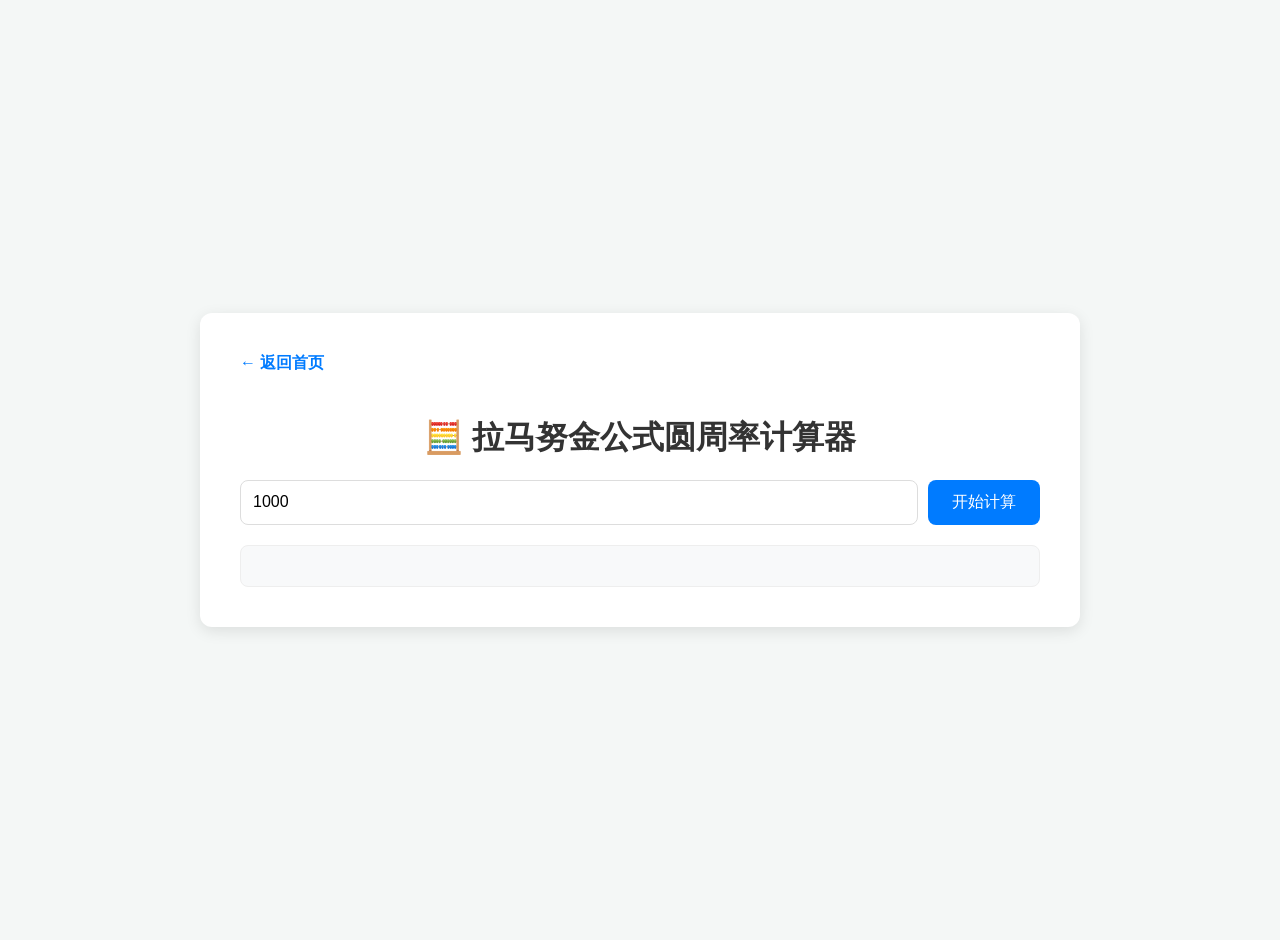
<file: docs/js/pi.html>
<!DOCTYPE html>
<html lang="zh-CN">
<head>
    <meta charset="UTF-8">
    <title>拉马努金公式圆周率计算器</title>
    <style>
        body {
            font-family: 'Segoe UI', Tahoma, Geneva, Verdana, sans-serif;
            background-color: #f4f7f6;
            display: flex;
            justify-content: center;
            align-items: center;
            min-height: 100vh;
            margin: 0;
            padding: 20px;
        }
        .container {
            background: white;
            padding: 40px;
            border-radius: 12px;
            box-shadow: 0 4px 15px rgba(0,0,0,0.1);
            max-width: 800px;
            width: 100%;
        }
        h1 { color: #333; text-align: center; margin-bottom: 20px; }
        .back-link { display: inline-block; margin-bottom: 20px; color: #007bff; text-decoration: none; font-weight: 600; }
        .back-link:hover { text-decoration: underline; }
        .input-group { display: flex; gap: 10px; margin-bottom: 20px; }
        input[type="number"] { flex: 1; padding: 12px; border: 1px solid #ddd; border-radius: 8px; font-size: 16px; }
        button { padding: 12px 24px; background-color: #007bff; color: white; border: none; border-radius: 8px; font-size: 16px; cursor: pointer; transition: background-color 0.2s; }
        button:hover { background-color: #0056b3; }
        button:disabled { background-color: #ccc; cursor: not-allowed; }
        #status { color: #666; margin-bottom: 15px; font-size: 14px; }
        #result { white-space: pre-wrap; word-break: break-all; font-family: 'Courier New', monospace; background: #f8f9fa; padding: 20px; border-radius: 8px; border: 1px solid #eee; max-height: 400px; overflow-y: auto; line-height: 1.6; }
    </style>
</head>
<body>
<div class="container">
    <a href="../index.html" class="back-link">← 返回首页</a>
    <h1>🧮 拉马努金公式圆周率计算器</h1>
    <div class="input-group">
        <input type="number" id="precision" value="1000" min="1" placeholder="输入精度 (例如 1000)">
        <button id="calculateBtn">开始计算</button>
    </div>
    <div id="status"></div>
    <div id="result"></div>
</div>
<script src="pi.js"></script>
<script>
    document.getElementById('calculateBtn').addEventListener('click', function() {
        const precisionInput = document.getElementById('precision');
        const precision = parseInt(precisionInput.value, 10);
        const statusDiv = document.getElementById('status');
        const resultDiv = document.getElementById('result');
        const btn = this;
        if (isNaN(precision) || precision <= 0) { alert('请输入有效的正整数精度！'); return; }
        btn.disabled = true;
        statusDiv.textContent = '正在计算中，请稍候...';
        resultDiv.textContent = '';
        setTimeout(() => {
            try {
                const piValue = window.calculatePi(precision);
                resultDiv.textContent = piValue;
                statusDiv.textContent = `计算完成！精度：小数点后 ${precision} 位`;
            } catch (e) {
                statusDiv.textContent = '计算出错：' + e.message;
                console.error(e);
            } finally {
                btn.disabled = false;
            }
        }, 50);
    });
</script>
</body>
</html>
</file>
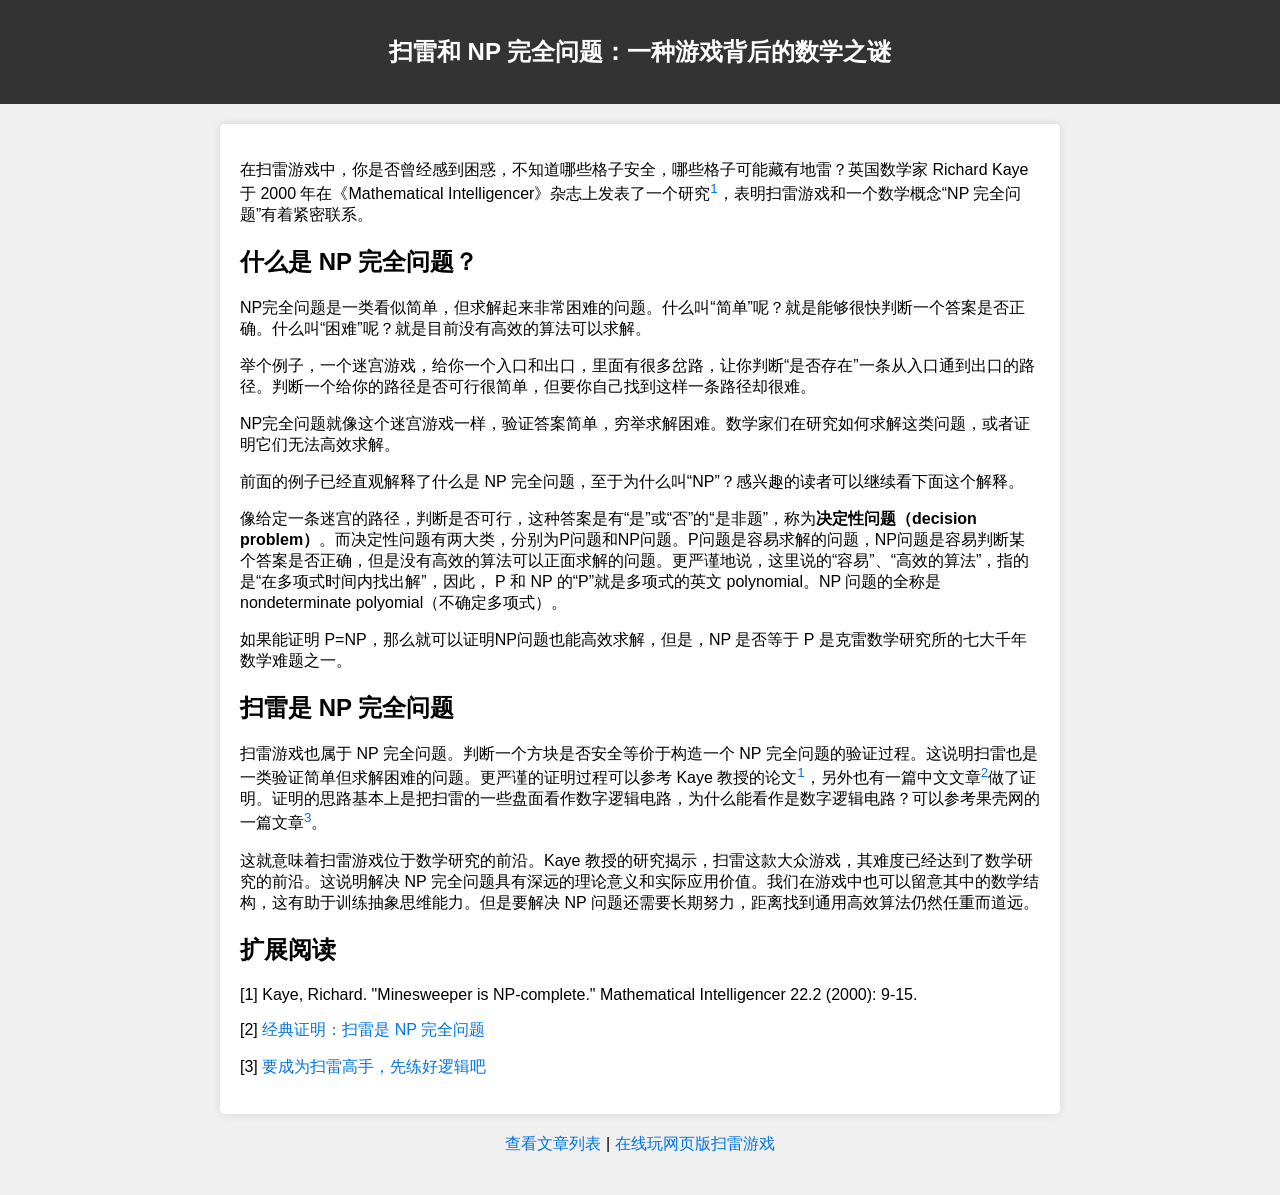
<file: docs/minesweeper/articles/minesweeper-np-completeness.html>
<!DOCTYPE html>
<html lang="zh">

<head>
  <meta charset="UTF-8">
  <meta name="viewport" content="width=device-width, initial-scale=1.0">
  <title>扫雷和 NP 完全问题：一种游戏背后的数学之谜 | 网页版扫雷游戏和攻略</title>
  <meta name="description" content="扫雷游戏为什么好玩？扫雷游戏难在哪里？本文介绍了数学家关于扫雷游戏是NP完全问题的研究，通俗讲解NP完全问题的概念，从扫雷与数学之间的联系去看扫雷游戏的好玩与困难之处。">
  <meta name="keywords" content="扫雷, NP完全, P与NP, 计算复杂度, 电脑游戏, 算法, 数学游戏, 逻辑游戏, 求解难题, 计算机科学">
  <link rel="stylesheet" href="articles.css">
  <link rel="shortcut icon" href="/assets/mine.svg" type="image/x-icon">
  <script async src="https://www.googletagmanager.com/gtag/js?id=G-09S7KT68GT"></script>
  <script>
      window.dataLayer = window.dataLayer || [];
      function gtag() { dataLayer.push(arguments); }
      gtag('js', new Date());

      gtag('config', 'G-09S7KT68GT');
  </script>
</head>

<body>
  <header>
    <h1>扫雷和 NP 完全问题：一种游戏背后的数学之谜</h1>
  </header>
  <main>
    <p>
      在扫雷游戏中，你是否曾经感到困惑，不知道哪些格子安全，哪些格子可能藏有地雷？英国数学家 Richard Kaye 于 2000 年在《Mathematical
      Intelligencer》杂志上发表了一个研究<sup class="footnote"><a href="#fn1"
          data-title="原始论文">1</a></sup>，表明扫雷游戏和一个数学概念“NP 完全问题”有着紧密联系。
    </p>
    <h2>什么是 NP 完全问题？</h2>
    <p>NP完全问题是一类看似简单，但求解起来非常困难的问题。什么叫“简单”呢？就是能够很快判断一个答案是否正确。什么叫“困难”呢？就是目前没有高效的算法可以求解。</p>
    <p>举个例子，一个迷宫游戏，给你一个入口和出口，里面有很多岔路，让你判断“是否存在”一条从入口通到出口的路径。判断一个给你的路径是否可行很简单，但要你自己找到这样一条路径却很难。</p>
    <p>NP完全问题就像这个迷宫游戏一样，验证答案简单，穷举求解困难。数学家们在研究如何求解这类问题，或者证明它们无法高效求解。</p>

    <p>前面的例子已经直观解释了什么是 NP 完全问题，至于为什么叫“NP”？感兴趣的读者可以继续看下面这个解释。</p>
    <p>像给定一条迷宫的路径，判断是否可行，这种答案是有“是”或“否”的“是非题”，称为<strong>决定性问题（decision
        problem）</strong>。而决定性问题有两大类，分别为P问题和NP问题。P问题是容易求解的问题，NP问题是容易判断某个答案是否正确，但是没有高效的算法可以正面求解的问题。更严谨地说，这里说的“容易”、“高效的算法”，指的是“在多项式时间内找出解”，因此， P 和 NP 的“P”就是多项式的英文 polynomial。NP 问题的全称是 nondeterminate
      polyomial（不确定多项式）。
    </p>
    <p>如果能证明 P=NP，那么就可以证明NP问题也能高效求解，但是，NP 是否等于 P 是克雷数学研究所的七大千年数学难题之一。
    </p>
    <h2>扫雷是 NP 完全问题</h2>
    <p>
      扫雷游戏也属于 NP 完全问题。判断一个方块是否安全等价于构造一个 NP 完全问题的验证过程。这说明扫雷也是一类验证简单但求解困难的问题。更严谨的证明过程可以参考 Kaye 教授的论文<sup class="footnote"><a
          href="#fn1" data-title="原始论文">1</a></sup>，另外也有一篇中文文章<sup class="footnote"><a
          href="#fn2">2</a></sup>做了证明。证明的思路基本上是把扫雷的一些盘面看作数字逻辑电路，为什么能看作是数字逻辑电路？可以参考果壳网的一篇文章<sup class="footnote"><a
          href="#fn3">3</a></sup>。</p>
    <p>
      这就意味着扫雷游戏位于数学研究的前沿。Kaye 教授的研究揭示，扫雷这款大众游戏，其难度已经达到了数学研究的前沿。这说明解决 NP 完全问题具有深远的理论意义和实际应用价值。我们在游戏中也可以留意其中的数学结构，这有助于训练抽象思维能力。但是要解决 NP 问题还需要长期努力，距离找到通用高效算法仍然任重而道远。
    </p>

    <h2>扩展阅读</h2>
    <p class="footnote" id="fn1">[1] Kaye, Richard. "Minesweeper is NP-complete." Mathematical Intelligencer 22.2
      (2000): 9-15.</p>
    <p class="footnote" id="fn2">[2] <a href="http://www.matrix67.com/blog/archives/544"
        target="_blank">经典证明：扫雷是 NP 完全问题</a></p>
    <p class="footnote" id="fn3">[3] <a href="https://www.guokr.com/article/47846/" target="_blank">要成为扫雷高手，先练好逻辑吧</a>
    </p>
  </main>
  <footer>
    <p>
      <a href="/articles/">查看文章列表</a> | <a href="/">在线玩网页版扫雷游戏</a>
    </p>
  </footer>
</body>

</html>
</file>
<file: docs/minesweeper/assets/main-DfljxXZ-.css>
:root{--bg-gray: #C0C0C0;--bg-gray-light: #ECE9D8;--main-blue: #0153E3;--primary-color: #ff8a00;--primary-light: #ffead1;--primary-dark: #e67e00;--text-color: #333;--text-color-secondary: #666;--background-color: #fafafa;--card-background: #ffffff;--border-radius: 12px;--box-shadow: 0 3px 8px rgba(0, 0, 0, .05);--transition: all .25s ease;--box-shadow-hover: 0 10px 25px rgba(0, 0, 0, .1)}body{min-width:fit-content}.game-window{background:var(--bg-gray);font-size:0;border:solid 2px var(--main-blue);border-radius:6px 6px 0 0;width:fit-content;margin:0 auto}#game{background:var(--bg-gray);touch-action:manipulation}.game-window-anno{font-size:12px;text-align:center;margin-bottom:24px}.window-title-bar{font-size:14px;color:#fff;padding:8px 12px 4px;margin:0;box-sizing:border-box;border-bottom:solid 2px var(--main-blue);border-radius:4px 4px 0 0;background:linear-gradient(180deg,#3b93fd 4.53%,#0153e3 15.78%,#0153e3 57.34%,#0867fe 96.95%)}.menu{position:relative;border-bottom:1px solid #D4D1CA;background:var(--bg-gray-light)}button{outline:none;border:0;color:#000;cursor:pointer}.menu>button{padding:2px 8px}.menu>button,.menu-popup>button,.plain-link>button{font-size:14px;background:transparent}.menu-popup{visibility:hidden;position:absolute;top:24px;left:0;display:flex;flex-direction:column;width:200px;background-color:#fff;border:1px solid #85857B;box-shadow:3px 3px 2px #0000004d;padding:4px}.menu-popup>hr{border-bottom:1px solid #85857B;border-top:0;border-left:0;border-right:0;width:100%;margin:4px 0}.menu-popup>button{text-align:left;padding:2px}.menu>button:hover,.menu-popup>button:hover{color:#fff;background-color:#3368c4}ul li,ol li{margin:10px 0}a{text-decoration:none;color:#0073e6}a:hover{text-decoration:underline}html,body{padding:0;margin:0;font-family:-apple-system,BlinkMacSystemFont,Segoe UI,Roboto,Oxygen,Ubuntu,Cantarell,Fira Sans,Droid Sans,Helvetica Neue,sans-serif;line-height:1.6;font-size:16px}.container{max-width:1200px;margin:0 auto}.header{background-color:#fff;color:var(--text-color);padding:12px 0;position:sticky;top:0;z-index:100;box-shadow:0 1px 5px #0000000d}header .container{display:flex;justify-content:space-between;align-items:center;max-width:1200px;margin:0 auto;padding:0 16px}.header span{margin-right:20px}.logo{height:42px;width:auto;margin-right:40px}.navContainer{display:flex;align-items:center;justify-content:flex-end;flex-grow:1}.desktopNav{display:flex;align-items:center}.desktopNav a{color:var(--text-color);margin-right:24px;padding:6px 4px;position:relative}.desktopNav a:after{content:"";position:absolute;bottom:0;left:0;width:0;height:2px;background:var(--primary-color);transition:width .3s ease}.desktopNav a:hover:after{width:100%}.desktopNav .current{color:var(--primary-color);font-weight:600}.desktopNav .current:after{width:100%}.header a:hover{color:var(--primary-color);text-decoration:none}.mobileMenuButton{display:none;background:none;border:none;cursor:pointer;padding:10px;z-index:10}.hamburger{display:block;position:relative;width:18px;height:2px;background:var(--text-color);transition:background .3s ease;margin-right:0!important}.hamburger:before,.hamburger:after{content:"";position:absolute;width:18px;height:2px;background:var(--text-color);left:0;transition:transform .3s ease}.hamburger:before{top:-6px}.hamburger:after{bottom:-6px}.mobileMenuButton.open .hamburger{background:transparent}.mobileMenuButton.open .hamburger:before{transform:rotate(45deg) translate(5px,5px)}.mobileMenuButton.open .hamburger:after{transform:rotate(-45deg) translate(5px,-5px)}.mobileMenu{display:none;position:absolute;top:100%;left:0;right:0;background-color:#fff;box-shadow:0 4px 8px #0000001a;z-index:5;padding:0;max-height:0;overflow:hidden;transition:max-height .3s ease,padding .3s ease}.mobileMenu.open{max-height:300px;padding:10px 0}.mobileNav{display:flex;flex-direction:column;padding:0 20px}.mobileNav a,.mobileNav span{padding:12px 0;margin:0;border-bottom:1px solid #eee;display:block;width:100%}.mobileNav a:last-child{border-bottom:none}.mobileNav .current{color:var(--primary-color);font-weight:700}main{padding:20px;background-color:#f5f5f6;min-height:100vh;min-width:fit-content}main .container{width:fit-content}.game-card{width:fit-content;max-width:960px;min-height:800px;margin:auto;padding:16px;background-color:#fff;border-radius:5px;box-shadow:0 0 10px #0000001a}.footer{background-color:#c7c7c7;color:var(--text-color-secondary);text-align:center;padding:1em;width:100%;box-sizing:border-box}.copyright{margin-top:12px;color:var(--text-color-secondary);font-size:14px}.bd a{color:var(--text-color-secondary);position:relative;margin-right:27px}.bd{margin-top:5px;font-size:14px}.bd a:after{position:absolute;content:"";width:1px;height:5px;top:50%;margin-top:-2.5px;right:-16px;background:var(--text-color-secondary)}.bd a:last-child{margin-right:0}.bd a:last-child:after{display:none}@media (max-width: 768px){.container{padding:0 20px}.header{padding:10px 0}.navContainer{gap:16px}.desktopNav{display:none}.mobileMenuButton,.mobileMenu{display:block}main{padding:10px 0}main .container{padding:16px}.game-card{padding:0;border:none;box-shadow:none;background:transparent}.footer{padding:.5em}.bd a{margin-right:20px}.bd a:after{right:-10px}}.modal{display:none;position:fixed;top:0;left:0;width:100%;height:100%;z-index:1}.modal-content{background-color:var(--bg-gray-light)!important;min-width:300px;margin:160px auto 0!important;position:relative;box-shadow:3px 3px 2px #0000004d}.close{position:absolute;top:4px;right:4px;font-size:26px;padding:0;width:24px;height:24px;line-height:24px;text-align:center;cursor:pointer;color:#fff;border-radius:4px;border:1px solid #FFF;background:linear-gradient(304deg,#e34c20 20.59%,#eb8b6e 93.75%)}.modal-content label{font-size:14px;margin-left:8px}.modal-content p{font-size:14px;margin:8px}.modal-content input{padding:4px 6px;margin:8px 8px 0;border:1px solid #05467F;font-size:14px}.modal-content input:focus{outline:2px solid #AFC9ED}.custom-input{width:50px}.modal-footer{display:flex;justify-content:flex-end}.player-name-input{box-sizing:border-box;margin-top:0}.modal-content button{padding:4px 16px;color:#000;cursor:pointer;margin:8px;border-radius:4px;border:1px solid #05467F;background:#f3f2ee;font-size:14px}.modal-content button:hover,.modal-content button:focus{outline:2px solid #AFC9ED}.modal-content .row{display:flex;margin:8px 0}.modal-content .col-6{flex:0 0 50%;max-width:50%}.modal-content .col-6 p{margin:0 8px}.modal-content .col-5{flex:0 0 43.67%;max-width:43.67%}#stats-best-scores{padding:0;margin:0;min-width:160px}#stats-best-scores .row{align-items:center;gap:8px}.stats-info-col{min-width:140px}.modal-content .center{text-align:center;margin:8px auto}.modal-content .bold{font-weight:700}.box{margin:16px 0}.stats-modal-content{padding:0 16px;font-size:14px}.leaderboard{display:flex;justify-content:space-around;text-align:center}.leaderboard-section{flex:1;border:1px solid #333;padding:10px;margin:10px;width:100%;box-sizing:border-box}.leaderboard h3{font-size:1.2rem}.leaderboard ul{list-style:none;padding:0}.leaderboard li{font-size:1rem;margin:5px}.btn{margin-left:10px;padding:4px 8px;background-color:#e0e0e0;border:none;border-radius:4px;cursor:pointer;font-size:12px;font-weight:700}.btn:hover{background-color:#e6e6e6}.time-range-buttons{display:flex;justify-content:center;margin-bottom:20px}.time-range-buttons button{margin:0 10px;padding:8px 16px;background-color:#e0e0e0;border:none;border-radius:4px;cursor:pointer;font-size:14px;font-weight:700}.time-range-buttons button:hover{background-color:#e6e6e6}.time-range-buttons button.selected{background-color:#0073e6;color:#fff}.error{color:red}@media screen and (max-width: 480px){.leaderboard{flex-direction:column}.leaderboard-section{margin:10px 0}}
</file>
<file: docs/surf/resources/css/interface.css>
/** Copyright (C) Microsoft Corporation. All rights reserved.
 * Use of this source code is governed by a BSD-style license that can be
 * found in the LICENSE file.
 */

/* minimal css reset */
html, body, div, h1, h2, h3, h4, h5, h6, a, p, img, ul, li, button { padding: 0; margin: 0; border: 0; outline: 0; }

html, body {
  width: 100vw; /* fullscreen */
  height: 100vh; /* fullscreen */
  overflow: hidden;
  user-select: none;
  font-family: system-ui, sans-serif;
  font-size: 16px;
  color: #000000;
  touch-action: pinch-zoom; /* prevents navigating back with one finger */
}

/* game layers fill entire page */
#game-canvas, #game-bg, #game-gradient, #game-ui, #game-tint {
  overflow: hidden;
  position: absolute;
  user-select: none;
  width: 100vw;
  height: 100vh;
  top: 0;
  left: 0;
}

/* from edge */
#hamburger-container {
  overflow: visible;
  position: absolute;
  top: 10px;
  right: 8px;
}

html[dir="rtl"] #hamburger-container {
  right: unset;
  left: 10px;
}

html[dir="rtl"].icon-arrow-right,
html[dir="rtl"].icon-arrow-left {
  /* undo RTL */
  transform: scale(-1, 1);
}

#modal-root {
  position: fixed;
}



/* page structure */

#game-gradient {
  z-index: 1;
  pointer-events: none;
}

@media (forced-colors:active) {
  /* CanvasText, LinkText, VisitedText, ActiveText, GrayText, Field, FieldText, HighlightText, Highlight (txt bg), ButtonText, ButtonFace (btn bg) */
  #game-bg { background: Canvas !important; }
}

#game-bg {
  background-repeat: repeat;
  image-rendering: -moz-crisp-edges;
  image-rendering: -webkit-crisp-edges;
  image-rendering: pixelated;
  image-rendering: crisp-edges; /* important */
  z-index: 2;
  pointer-events: none;
}

#game-canvas {
  image-rendering: -moz-crisp-edges;
  image-rendering: -webkit-crisp-edges;
  image-rendering: pixelated;
  image-rendering: crisp-edges; /* important */
  z-index: 3;
}

/* overlay */

#game-tint {
  pointer-events: none;
  z-index: 4;
  background: linear-gradient(180deg, rgba(255,255,255,0.6) 0%, rgba(255,255,255,0.1) 100%);
  transition: opacity 0.35s, visibility 0s 0.35s;
  transition-timing-function: cubic-bezier(0.30, 0.20, 0.20, 1.00);
  visibility: hidden;
  opacity: 0;
  backdrop-filter: blur(0px);
  -webkit-backdrop-filter: blur(0px);
}

#game-tint.visible {
  pointer-events: inherit;
  transition: opacity 0.35s; /* instant visibility */
  visibility: visible;
  opacity: 1;
  backdrop-filter: blur(4px);
  -webkit-backdrop-filter: blur(4px);
}

/* main game ui */

#game-ui {
  width: calc(100vw - 32px); /* fullscreen minus 32 padding */
  height: calc(100vh - 32px); /* fullscreen minus 32 padding */
  padding: 16px;
  z-index: 5;
}

#ui-title,
#ui-subtitle {
  width: calc(100vw - 32px); /* fullscreen minus 32 padding */
  font-weight: bold;
  text-align: center;
  text-transform: uppercase;
}

#ui-title {
  margin-top: calc(10vh - 40px);
  line-height: 48px;
  font-size: 48px;
}

#ui-subtitle {
  margin-top: 10px;
  line-height: 24px;
  font-size: 24px;
}

/* shrinks title for super small screens */
@media screen and (max-height: 480px) {
  #ui-title { line-height: 36px; font-size: 36px; }
  #ui-subtitle { line-height: 20px; font-size: 20px; }
}

/* hides mode title on tiny screens */
@media screen and (max-height: 360px) {
  #ui-subtitle { visibility: hidden; }
}

/* hides game title on tiny screens */
@media screen and (max-height: 280px) {
  #ui-title { visibility: hidden; }
}

#ui-selector {
  position: absolute;
  top: calc(40vh - 64px);
  left: calc(50vw - 240px);
  width: 480px; /* fullscreen minus 32 padding */
  height: 128px;
  display: flex;
    justify-content: space-between;
  align-items: center;
}

#ui-selector span {
  border-radius: 4px;
  background-color: rgba(255,255,255,0);
  transition: background-color 0.1s;
}

#ui-selector span:hover {
  background: rgba(255,255,255,0.4);
  cursor: pointer;
}

/* shrink menu arrows on narrow screens */
@media screen and (max-width: 520px) {
  #ui-selector { left: calc(50vw - 220px); width: 440px; }
}

/* hide menu arrows on narrow screens */
@media screen and (max-width: 420px) {
  #ui-selector span { visibility: hidden;  }
}

#ui-instruct {
  position: absolute;
  top: calc(100vh * 0.6 - 32px); /* minus half height */
  width: calc(100vw - 32px); /* fullscreen minus 32 padding */
  text-align: center;
}

#instruct-content {
  display: inline-block;
  padding: 16px 12px;
}

#instruct-content.tinted {
  background-color: rgba(255,255,255,0.6);
  box-shadow: 0px 16px 24px rgba(0,0,0,0.16);
  border-radius: 4px;
}

@supports not (-moz-appearance:none) {
  #instruct-content.tinted {
      backdrop-filter: blur(32px);
      -webkit-backdrop-filter: blur(32px);
  }
} /* Backdrop filter is broken on Firefox */

#instruct-icon { /* xbox + ps */
  display: inline-block;
  vertical-align: middle;
  width: 32px;
  height: 32px;
}

#instruct-action { /* spacebar, double tap, double click */
  display: inline-block;
  margin: 0 8px;
  vertical-align: middle;
}

#instruct-action.outline { /* spacebar, double tap, double click */
  padding: 4px 12px 5px;
  border: 2px solid #000000;
  border-radius: 4px;
  font-size: 20px;
  font-weight: bold;
  text-transform: uppercase;
}

#instruct-text {
  display: inline-block;
  margin: 0 8px;
  vertical-align: middle;
  font-size: 24px;
  font-weight: 600;
}

#ui-notify {
  position: absolute;
  top: calc(100vh * 0.75 - 24px);
  width: calc(100vw - 32px); /* fullscreen minus 32 padding */
  text-align: center;
  transition: opacity 0.5s, visibility 0s 0.5s;
  transition-timing-function: cubic-bezier(0.30, 0.20, 0.20, 1.00);
  visibility: hidden;
  opacity: 0;
}

#ui-notify.visible {
  transition: opacity 0.35s; /* instant visibility */
  visibility: visible;
  opacity: 1;
}

#notify-content {
  display: inline-block;
  padding: 12px 20px;
  font-weight: 600;
  border-radius: 4px;
  color: #FFFFFF;
  background-color: rgba(0,0,0,0.7);
  backdrop-filter: blur(32px);
  -webkit-backdrop-filter: blur(32px);
}

#notify-shareLink {
  display: inline-flex;
  vertical-align: -33%;
  align-items: center;
  font-weight: normal;
  background-color: rgba(255,255,255,0.2);
  padding: 4px 8px 2px;
  margin-inline-start: 12px;
  border-radius: 4px;
  cursor: pointer;
  color: currentColor;
  font-family: inherit;
}

#notify-shareLink:hover {
  background-color: rgba(255,255,255,0.3);
}

#notify-shareText {
}

/* game stats and ui */

#ui-dash {
  position: relative;
  width: 100%;
  margin: 0 auto;
}

#dash-stats {
  display: flex;
  width: 280px;
  margin: 0 auto;
}

#stats-score,
.stats-icons {
  display: flex;
  justify-content: center;
  height: 22px;
  flex-basis: 136px;
}

.stats-icons {
  flex-basis: 72px;
  image-rendering: -moz-crisp-edges;
  image-rendering: -webkit-crisp-edges;
  image-rendering: pixelated;
  image-rendering: crisp-edges; /* important */
}

.stats-icons div {
  width: 22px;
  height: 22px;
  margin-inline-end: 2px;
  background-size: 1920px 512px;
}

.life-full { background-position: -1px -1px; }
.life-empty { background-position: -1px -25px; }
.boost-full { background-position: -25px -1px; }
.boost-empty { background-position: -25px -25px; }
.shield { background-position: -49px -1px; }
.infinite { background-position: -49px -25px; }

#score-icon {
  display: inline-block;
  vertical-align: middle;
  height: 22px;
  margin-inline-end: 4px;
}

#score-text {
  vertical-align: middle;
  font-size: 16px;
  font-weight: bold;
  line-height: 22px;
}

.icon-star {
  vertical-align: top;
}

.icon-fill {
  fill: #000000;
}

#ui-notify .icon-fill {
  fill: #FFFFFF;
}

@media (forced-colors:active) {
  /* CanvasText, LinkText, VisitedText, ActiveText, GrayText, Field, FieldText, HighlightText, Highlight (txt bg), ButtonText, ButtonFace (btn bg) */
  .icon-fill { fill: CanvasText !important; }
}
</file>
<file: docs/tetris/style.css>
*, *::before, *::after {
  box-sizing: border-box;
  margin: 0;
  padding: 0;
}

:root {
  --bg: #0f0f17;
  --text: #e0e0e0;
  --title-color: #7aa2f7;
  --board-border: #2a2a3a;
  --board-bg: #1a1a25;
  --board-shadow: rgba(0, 0, 0, 0.6);
  --label-color: #555570;
  --value-color: #7aa2f7;
  --controls-color: #888;
  --kbd-bg: #22223a;
  --kbd-border: #3a3a5a;
  --kbd-color: #aaa;
  --overlay-bg: rgba(10, 10, 20, 0.75);
  --overlay-title-color: #e57373;
  --overlay-score-color: #7aa2f7;
  --restart-bg: #7aa2f7;
  --restart-color: #0f0f17;
  --restart-hover-bg: #9bbdff;
  --switch-track: #22223a;
  --switch-thumb: #7aa2f7;
}

body.light-theme {
  --bg: #f0f0f5;
  --text: #2a2a35;
  --title-color: #3b5bdb;
  --board-border: #c8c8d8;
  --board-bg: #ffffff;
  --board-shadow: rgba(0, 0, 0, 0.15);
  --label-color: #70707f;
  --value-color: #3b5bdb;
  --controls-color: #666677;
  --kbd-bg: #e4e4ee;
  --kbd-border: #c8c8d8;
  --kbd-color: #444455;
  --overlay-bg: rgba(240, 240, 245, 0.85);
  --overlay-title-color: #c62828;
  --overlay-score-color: #3b5bdb;
  --restart-bg: #3b5bdb;
  --restart-color: #ffffff;
  --restart-hover-bg: #5b7bef;
  --switch-track: #c8c8d8;
  --switch-thumb: #3b5bdb;
}

body {
  background: var(--bg);
  color: var(--text);
  font-family: system-ui, -apple-system, sans-serif;
  display: flex;
  align-items: center;
  justify-content: center;
  min-height: 100vh;
  user-select: none;
  transition: background 0.2s, color 0.2s;
}

.wrapper {
  position: relative;
}

.game-title {
  font-size: 32px;
  font-weight: 800;
  letter-spacing: 8px;
  text-align: center;
  color: var(--title-color);
  margin-bottom: 16px;
}

.game-container {
  display: flex;
  gap: 20px;
  align-items: flex-start;
}

#board {
  display: block;
  border: 1px solid var(--board-border);
  background: var(--board-bg);
  border-radius: 4px;
  box-shadow: 0 0 40px var(--board-shadow);
}

/* ---- Panel lateral ---- */
.panel {
  width: 160px;
  display: flex;
  flex-direction: column;
  gap: 20px;
  padding-top: 4px;
}

.panel-section {
  display: flex;
  flex-direction: column;
  gap: 6px;
}

.label {
  font-size: 10px;
  letter-spacing: 2px;
  color: var(--label-color);
  font-weight: 600;
}

.value {
  font-family: 'Courier New', Courier, monospace;
  font-size: 26px;
  font-weight: 700;
  color: var(--value-color);
  letter-spacing: 1px;
}

/* ---- Power-ups ---- */
.power-status {
  font-size: 14px;
  letter-spacing: 0;
  min-height: 18px;
}

.legend ul {
  list-style: none;
  display: flex;
  flex-direction: column;
  gap: 5px;
}

.legend li {
  font-size: 11px;
  color: var(--controls-color);
  display: flex;
  align-items: center;
  gap: 5px;
}

.legend .glyph {
  font-size: 13px;
  width: 16px;
  text-align: center;
  flex-shrink: 0;
}

#next-canvas {
  display: block;
  border: 1px solid var(--board-border);
  background: var(--board-bg);
  border-radius: 4px;
}

/* ---- Toggle de tema ---- */
.theme-toggle-section {
  flex-direction: row !important;
  align-items: center;
  justify-content: space-between;
}

.switch {
  position: relative;
  display: inline-block;
  width: 38px;
  height: 20px;
  flex-shrink: 0;
}

.switch input {
  opacity: 0;
  width: 0;
  height: 0;
}

.switch .slider {
  position: absolute;
  inset: 0;
  cursor: pointer;
  background-color: var(--switch-track);
  border: 1px solid var(--board-border);
  border-radius: 20px;
  transition: background-color 0.2s;
}

.switch .slider::before {
  content: '';
  position: absolute;
  height: 14px;
  width: 14px;
  left: 2px;
  bottom: 2px;
  background-color: var(--switch-thumb);
  border-radius: 50%;
  transition: transform 0.2s;
}

.switch input:checked + .slider::before {
  transform: translateX(18px);
}

/* ---- Controles ---- */
.controls ul {
  list-style: none;
  display: flex;
  flex-direction: column;
  gap: 6px;
}

.controls li {
  font-size: 12px;
  color: var(--controls-color);
  display: flex;
  align-items: center;
  gap: 4px;
}

kbd {
  background: var(--kbd-bg);
  border: 1px solid var(--kbd-border);
  border-radius: 3px;
  padding: 1px 6px;
  font-size: 11px;
  font-family: inherit;
  color: var(--kbd-color);
}

/* ---- Overlay ---- */
.overlay {
  position: absolute;
  inset: 0;
  display: flex;
  align-items: center;
  justify-content: center;
  background: var(--overlay-bg);
  backdrop-filter: blur(4px);
  border-radius: 4px;
}

.overlay.hidden {
  display: none;
}

.overlay-box {
  text-align: center;
  display: flex;
  flex-direction: column;
  gap: 12px;
  align-items: center;
}

#overlay-title {
  font-size: 28px;
  font-weight: 800;
  letter-spacing: 4px;
  color: var(--overlay-title-color);
}

#overlay-score {
  font-family: 'Courier New', Courier, monospace;
  font-size: 14px;
  color: var(--overlay-score-color);
}

#restart-btn {
  margin-top: 8px;
  background: var(--restart-bg);
  color: var(--restart-color);
  border: none;
  border-radius: 6px;
  padding: 10px 28px;
  font-size: 14px;
  font-weight: 700;
  cursor: pointer;
  letter-spacing: 1px;
  transition: background 0.15s;
}

#restart-btn:hover {
  background: var(--restart-hover-bg);
}
</file>
<file: docs/minesweeper/articles/articles.css>
body {
    font-family: Arial, sans-serif;
    background-color: #f0f0f0;
    margin: 0;
    padding: 0;
}

header {
    background-color: #333;
    color: white;
    text-align: center;
    padding: 20px;
}

h1 {
    font-size: 24px;
}

main {
    max-width: 800px;
    margin: 20px auto;
    padding: 20px;
    background-color: #fff;
    border-radius: 5px;
    box-shadow: 0 0 10px rgba(0, 0, 0, 0.1);
}

.footnote {
    position: relative;
}

a {
    text-decoration: none;
    color: #0073e6;
}

a:hover {
    text-decoration: underline;
}

footer {
    text-align: center;
    margin-top: 20px;
    margin-bottom: 40px;
}
</file>
